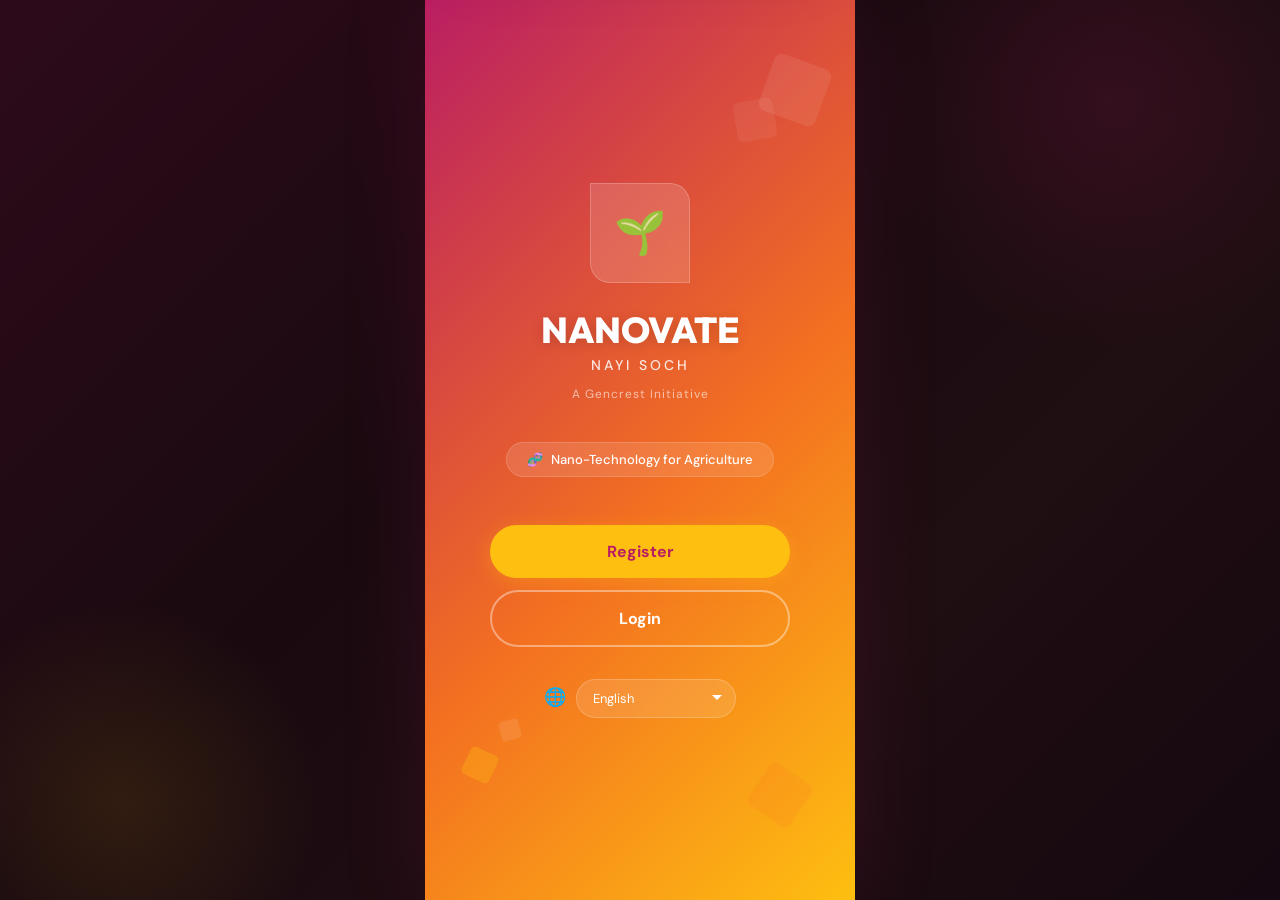
<file: index.html>
<!DOCTYPE html>
<html lang="en">
<head>
  <meta charset="UTF-8">
  <meta name="viewport" content="width=device-width, initial-scale=1.0, maximum-scale=1.0, user-scalable=no">
  <meta name="description" content="NANOVATE NAYI SOCH - QR Code based farmer engagement platform for agricultural innovation">
  <title>NANOVATE NAYI SOCH</title>
  <link rel="stylesheet" href="css/main.css?v=2">
</head>
<body>

<div class="desktop-bg"></div>

<div class="mobile-container">

  <!-- ============ TOAST ============ -->
  <div class="toast" id="toast">
    <span class="toast-icon">✅</span>
    <span class="toast-text">Success</span>
  </div>

  <!-- ============ SUCCESS OVERLAY ============ -->
  <div class="success-overlay" id="success-overlay">
    <div class="success-modal">
      <div class="success-check">✓</div>
      <h3>Bill Submitted!</h3>
      <p>Acreage covered: <strong id="success-acreage">0</strong> acres<br>
      Coupons generated: <strong id="success-coupons">0</strong></p>
      <button class="btn btn-secondary btn-block" onclick="closeSuccessOverlay()">View My Coupons</button>
    </div>
  </div>


  <!-- ============ SCREEN: SPLASH ============ -->
  <div class="screen no-pad-bottom" id="screen-splash">
    <div class="splash">
      <!-- Gencrest decorative squares -->
      <div class="splash-deco1"></div>
      <div class="splash-deco2"></div>
      <div class="splash-deco3"></div>
      <div class="splash-content">
        <div class="splash-logo">🌱</div>
        <div class="splash-brand">NANOVATE</div>
        <div class="splash-tagline">Nayi Soch</div>
        <div class="splash-sub" data-i18n="gencrest_init">A Gencrest Initiative</div>

        <div class="splash-product-badge">
          <span>🧬</span>
          <span data-i18n="nano_tech">Nano-Technology for Agriculture</span>
        </div>

        <div class="splash-buttons">
          <button class="btn btn-primary btn-lg" onclick="showScreen('screen-register')" data-i18n="register">Register</button>
          <button class="btn btn-outline btn-lg" onclick="goToLogin()" data-i18n="login">Login</button>
        </div>

        <div class="lang-selector">
          <span style="font-size:18px;margin-right:6px;">🌐</span>
          <select onchange="setLanguage(this.value)" id="lang-select">
            <option value="en">English</option>
            <option value="hi">हिन्दी</option>
            <option value="mr">मराठी</option>
            <option value="gu">ગુજરાતી</option>
            <option value="ta">தமிழ்</option>
            <option value="te">తెలుగు</option>
            <option value="kn">ಕನ್ನಡ</option>
            <option value="bn">বাংলা</option>
            <option value="pa">ਪੰਜਾਬੀ</option>
          </select>
        </div>
      </div>
    </div>
  </div>


  <!-- ============ SCREEN: REGISTRATION ============ -->
  <div class="screen no-pad-bottom" id="screen-register">
    <div class="top-bar">
      <button class="top-bar-back" onclick="showScreen('screen-splash')">←</button>
      <span class="top-bar-title">NANOVATE</span>
      <div style="width:36px"></div>
    </div>

    <div class="form-container" style="overflow-y:auto;flex:1;">
      <div class="form-header">
        <h2 data-i18n="register">Register</h2>
        <p>Create your account to start earning coupons and participate in the NAYI SOCH contest.</p>
      </div>

      <form onsubmit="handleRegistration(event)">
        <div class="form-group">
          <label data-i18n="name">Full Name <span class="required">*</span></label>
          <input type="text" class="form-input" id="reg-name" placeholder="Enter your full name" required>
        </div>

        <div class="form-group">
          <label data-i18n="mobile">Mobile Number <span class="required">*</span></label>
          <input type="tel" class="form-input" id="reg-mobile" placeholder="10-digit mobile number" maxlength="10" pattern="[0-9]{10}" required>
        </div>

        <div class="form-group">
          <label data-i18n="village">Village <span class="required">*</span></label>
          <input type="text" class="form-input" id="reg-village" placeholder="Enter village name" required>
        </div>

        <div class="form-group">
          <label data-i18n="state">State <span class="required">*</span></label>
          <select class="form-input" id="reg-state" onchange="onStateChange()" required>
            <option value="">Select State</option>
          </select>
        </div>

        <div class="form-row">
          <div class="form-group">
            <label data-i18n="district">District <span class="required">*</span></label>
            <select class="form-input" id="reg-district" onchange="onDistrictChange()" required>
              <option value="">Select District</option>
            </select>
          </div>
          <div class="form-group">
            <label data-i18n="taluka">Taluka <span class="required">*</span></label>
            <select class="form-input" id="reg-taluka" required>
              <option value="">Select Taluka</option>
            </select>
          </div>
        </div>

        <div class="form-group">
          <label data-i18n="pincode">Pin Code <span class="required">*</span></label>
          <input type="text" class="form-input" id="reg-pincode" placeholder="6-digit pin code" maxlength="6" pattern="[0-9]{6}" required>
        </div>

        <button type="submit" class="btn btn-secondary btn-block btn-lg mt-24" data-i18n="submit">
          Register →
        </button>
      </form>
    </div>
  </div>


  <!-- ============ SCREEN: OTP ============ -->
  <div class="screen no-pad-bottom" id="screen-otp">
    <div class="top-bar">
      <button class="top-bar-back" onclick="showScreen('screen-splash')">←</button>
      <span class="top-bar-title" data-i18n="verify_otp">Verify OTP</span>
      <div style="width:36px"></div>
    </div>

    <div class="otp-container">
      <div class="otp-icon">📱</div>
      <div class="otp-title" data-i18n="otp_title">OTP Verification</div>
      <div class="otp-subtitle" data-i18n="otp_sub">We've sent a code to</div>
      <div class="otp-phone" id="otp-phone-display">+91 9876543210</div>

      <div class="otp-inputs">
        <input type="text" class="otp-input" maxlength="1" oninput="handleOtpInput(event, 0)" onkeydown="handleOtpInput(event, 0)">
        <input type="text" class="otp-input" maxlength="1" oninput="handleOtpInput(event, 1)" onkeydown="handleOtpInput(event, 1)">
        <input type="text" class="otp-input" maxlength="1" oninput="handleOtpInput(event, 2)" onkeydown="handleOtpInput(event, 2)">
        <input type="text" class="otp-input" maxlength="1" oninput="handleOtpInput(event, 3)" onkeydown="handleOtpInput(event, 3)">
      </div>

      <button class="btn btn-secondary btn-block" onclick="verifyOtp()" data-i18n="verify_login">Verify & Login</button>

      <div class="otp-resend">
        <span data-i18n="resend">Didn't receive code? Resend OTP</span> <a onclick="showToast('OTP resent!', 'success')"></a>
      </div>
    </div>
  </div>


  <!-- ============ SCREEN: HOME / DASHBOARD ============ -->
  <div class="screen" id="screen-home">
    <div class="home-header">
      <div class="home-greeting" data-i18n="welcome">Welcome back 👋</div>
      <div class="home-name" id="home-user-name">Rajesh Patil</div>
      <div class="home-lang-badge" onclick="showScreen('screen-splash')">🌐 EN</div>
    </div>

    <div class="stats-row">
      <div class="stat-card">
        <div class="stat-value" id="stat-coupons">6</div>
        <div class="stat-label" data-i18n="coupons">Coupons</div>
      </div>
      <div class="stat-card">
        <div class="stat-value" id="stat-acreage">13.0</div>
        <div class="stat-label" data-i18n="acres">Acres</div>
      </div>
      <div class="stat-card">
        <div class="stat-value" id="stat-bills">4</div>
        <div class="stat-label" data-i18n="bills">Bills</div>
      </div>
    </div>

    <div class="section">
      <div class="section-label"><span class="section-label__text" data-i18n="products">Products</span> <span class="section-label__divider">//</span></div>
      <div class="section-title" data-i18n="offerings">Our Offerings, Sustainably Shaped</div>
    </div>

    <div class="product-cards">
      <div class="product-card" onclick="selectProduct('euphoria')">
        <div class="product-icon euphoria">🌿</div>
        <div class="product-info">
          <h4 data-i18n="euphoria_name">euPhoria</h4>
          <p data-i18n="euphoria_desc">Bio-stimulant for enhanced crop growth</p>
        </div>
        <div class="product-arrow">→</div>
      </div>
      <div class="product-card" onclick="selectProduct('kronoshield')">
        <div class="product-icon kronoshield">🛡️</div>
        <div class="product-info">
          <h4 data-i18n="kronoshield_name">KronoShield</h4>
          <p data-i18n="kronoshield_desc">Advanced nano crop protection</p>
        </div>
        <div class="product-arrow">→</div>
      </div>
      <div class="product-card" onclick="selectProduct('agrovita')">
        <div class="product-icon agrovita">🌾</div>
        <div class="product-info">
          <h4 data-i18n="agrovita_name">AgroVita</h4>
          <p data-i18n="agrovita_desc">Nano-nutrient soil enhancer</p>
        </div>
        <div class="product-arrow">→</div>
      </div>
    </div>

    <div class="section">
      <div class="section-label"><span class="section-label__text" data-i18n="quick_access">Quick Access</span> <span class="section-label__divider">//</span></div>
      <div class="section-title" data-i18n="quick_actions">Quick Actions</div>
    </div>

    <div class="quick-actions">
      <div class="quick-action" onclick="showScreen('screen-coupons'); renderCoupons();">
        <div class="quick-action-icon">🎟️</div>
        <div class="quick-action-label" data-i18n="my_coupons">My Coupons</div>
      </div>
      <div class="quick-action" onclick="showScreen('screen-contest'); showContestTab('info');">
        <div class="quick-action-icon">🏆</div>
        <div class="quick-action-label" data-i18n="nayi_soch">NAYI SOCH Contest</div>
      </div>
    </div>
  </div>


  <!-- ============ SCREEN: BILL ENTRY ============ -->
  <div class="screen" id="screen-bill">
    <div class="top-bar">
      <button class="top-bar-back" onclick="showScreen('screen-home')">←</button>
      <span class="top-bar-title">
        <span id="bill-product-icon">🌿</span>
        <span id="bill-product-name">euPhoria</span>
      </span>
      <div style="width:36px"></div>
    </div>

    <div class="bill-section">
      <div class="form-header">
        <h2 data-i18n="submit_bill">Submit Bill</h2>
        <p data-i18n="bill_desc">Select your SKU, enter quantity and upload your bill photo.</p>
      </div>

      <div class="section-title" style="font-size:14px;" data-i18n="select_sku">Select SKU</div>
      <div class="sku-selector" id="sku-selector">
        <!-- SKUs populated by JS -->
      </div>

      <div class="form-group">
        <label><span data-i18n="qty">Quantity Purchased</span> <span class="required">*</span></label>
        <input type="number" class="form-input" id="bill-qty" value="1" min="1" max="99" onchange="updateBillQty(this.value)" oninput="updateBillQty(this.value)">
      </div>

      <div class="acreage-display">
        <div class="acreage-label">Total Acreage Covered</div>
        <div class="acreage-value" id="acreage-value">0</div>
        <div class="acreage-label">acres</div>
        <div class="acreage-coupon-info" id="coupon-info">Select a SKU to calculate</div>
      </div>

      <div class="section-title" style="font-size:14px;" data-i18n="upload_bill">Upload Bill Photo</div>
      <div class="upload-area" id="bill-upload-area" onclick="handleBillUpload()">
        <div class="upload-icon">📸</div>
        <div class="upload-text">Tap to upload bill photo</div>
        <div class="upload-hint">Take a clear photo of your purchase bill</div>
      </div>

      <div class="section-title" style="font-size:14px;" data-i18n="upload_sku">Upload SKU Photo</div>
      <div class="upload-area" id="sku-upload-area" onclick="handleSkuUpload()">
        <div class="upload-icon">📦</div>
        <div class="upload-text">Tap to upload product photo</div>
        <div class="upload-hint">Photo of the product purchased</div>
      </div>

      <button class="btn btn-secondary btn-block btn-lg mt-24" onclick="submitBill()" data-i18n="submit_bill">
        Submit Bill →
      </button>
    </div>
  </div>


  <!-- ============ SCREEN: COUPONS ============ -->
  <div class="screen" id="screen-coupons">
    <div class="top-bar">
      <button class="top-bar-back" onclick="showScreen('screen-home')">←</button>
      <span class="top-bar-title" data-i18n="coupons">My Coupons</span>
      <div style="width:36px"></div>
    </div>

    <div class="coupons-header">
      <div class="coupons-count" id="coupons-count">6</div>
      <div class="coupons-label"><span data-i18n="total_coupons">Total Coupons</span> · <span id="coupons-active-count">4 Active</span></div>
    </div>

    <div style="padding:16px 20px 0;">
      <div style="background:rgba(186,30,98,0.06);border:1px solid rgba(186,30,98,0.12);border-radius:0 16px 0 16px;padding:12px 16px;font-size:13px;color:#BA1E62;display:flex;align-items:center;gap:8px;">
        <span>💡</span>
        <span>1 coupon is generated for every 2 acres of material purchased</span>
      </div>
    </div>

    <div class="coupon-list" id="coupon-list">
      <!-- Populated by JS -->
    </div>
  </div>


  <!-- ============ SCREEN: CONTEST ============ -->
  <div class="screen" id="screen-contest">
    <div class="top-bar">
      <button class="top-bar-back" onclick="showScreen('screen-home')">←</button>
      <span class="top-bar-title">NAYI SOCH</span>
      <div style="width:36px"></div>
    </div>

    <div class="contest-hero">
      <div class="contest-badge">
        <span>🏆</span>
        <span>NANOVATE NAYI SOCH 2026</span>
      </div>
      <h2>Agricultural Innovation Contest</h2>
      <p data-i18n="contest_desc">Showcase your farming innovation and win exciting prizes!</p>
    </div>

    <div class="tabs">
      <button class="tab active" data-tab="info" onclick="showContestTab('info')" data-i18n="about">About</button>
      <button class="tab" data-tab="form" onclick="showContestTab('form')" data-i18n="enter_contest">Enter Contest</button>
      <button class="tab" data-tab="entries" onclick="showContestTab('entries')" data-i18n="my_entries">My Entries</button>
    </div>

    <!-- Contest Info Tab -->
    <div class="contest-info-section" id="contest-info-content">
      <div class="contest-rule">
        <div class="contest-rule-num">1</div>
        <div class="contest-rule-text">
          <strong>Record a short video</strong> (up to 3 minutes) showcasing your unique agricultural innovation or farming technique.
        </div>
      </div>
      <div class="contest-rule">
        <div class="contest-rule-num">2</div>
        <div class="contest-rule-text">
          <strong>Categories:</strong> Water Conservation, Pest Management, Soil Health, Crop Innovation, Farm Mechanization, Organic Farming, Post-Harvest Technology.
        </div>
      </div>
      <div class="contest-rule">
        <div class="contest-rule-num">3</div>
        <div class="contest-rule-text">
          <strong>Selection Process:</strong> Expert panel reviews all entries. Winners announced at contest closure.
        </div>
      </div>
      <div class="contest-rule">
        <div class="contest-rule-num">4</div>
        <div class="contest-rule-text">
          <strong>Awards:</strong> 🥇 Gold — ₹50,000 | 🥈 Silver — ₹30,000 | 🥉 Bronze — ₹15,000 per category.
        </div>
      </div>
      <div class="contest-rule">
        <div class="contest-rule-num">5</div>
        <div class="contest-rule-text">
          <strong>Contest Period:</strong> July 1 — September 30, 2026. Open to all registered NANOVATE users.
        </div>
      </div>
      <div style="padding:20px 0;">
        <button class="btn btn-secondary btn-block btn-lg" onclick="showContestTab('form')">
          🎬 Enter Contest Now
        </button>
      </div>
    </div>

    <!-- Contest Form Tab -->
    <div class="contest-info-section" id="contest-form-content" style="display:none;">
      <div class="form-header">
        <h2 data-i18n="submit_entry">Submit Your Innovation</h2>
        <p data-i18n="contest_desc">Fill in the details and upload your video to participate.</p>
      </div>

      <div class="form-group">
        <label><span data-i18n="innovation_title">Innovation Title</span> <span class="required">*</span></label>
        <input type="text" class="form-input" id="contest-title" placeholder="e.g., Solar Powered Drip System">
      </div>

      <div class="form-group">
        <label><span data-i18n="category">Category</span> <span class="required">*</span></label>
        <select class="form-input" id="contest-category">
          <option value="">Select Category</option>
        </select>
      </div>

      <div class="form-group">
        <label><span data-i18n="short_desc">Short Description</span> <span class="required">*</span></label>
        <textarea class="form-input" id="contest-desc" rows="4" placeholder="Describe your innovation in 2-3 sentences..." style="resize:vertical;"></textarea>
      </div>

      <div class="section-title" style="font-size:14px;" data-i18n="upload_video">Upload Video</div>
      <div class="video-upload-area" id="video-upload-area" onclick="handleVideoUpload()">
        <div class="upload-icon">🎥</div>
        <div class="upload-text" data-i18n="upload_video">Upload Video</div>
        <div class="upload-hint">Record live or upload from device (max 100MB)</div>
      </div>

      <button class="btn btn-secondary btn-block btn-lg" onclick="submitContest()">
        Submit Entry →
      </button>
    </div>

    <!-- Contest Entries Tab -->
    <div class="contest-info-section" id="contest-entries-content" style="display:none;">
      <div id="contest-entries-list">
        <!-- Populated by JS -->
      </div>
    </div>
  </div>


  <!-- ============ SCREEN: PROFILE ============ -->
  <div class="screen no-pad-bottom" id="screen-profile">
    <div class="profile-header">
      <div class="profile-avatar">👤</div>
      <div class="profile-name" id="profile-name">Rajesh Patil</div>
      <div class="profile-phone" id="profile-phone">+91 9876543210</div>
    </div>

    <div class="profile-details">
      <div class="section-title" data-i18n="personal_details">Personal Details</div>

      <div class="profile-item">
        <span class="profile-item-label" data-i18n="village">Village</span>
        <span class="profile-item-value" id="profile-detail-village">Wadgaon</span>
      </div>
      <div class="profile-item">
        <span class="profile-item-label" data-i18n="state">State</span>
        <span class="profile-item-value" id="profile-detail-state">Maharashtra</span>
      </div>
      <div class="profile-item">
        <span class="profile-item-label" data-i18n="district">District</span>
        <span class="profile-item-value" id="profile-detail-district">Pune</span>
      </div>
      <div class="profile-item">
        <span class="profile-item-label" data-i18n="taluka">Taluka</span>
        <span class="profile-item-value" id="profile-detail-taluka">Baramati</span>
      </div>
      <div class="profile-item">
        <span class="profile-item-label" data-i18n="pincode">Pin Code</span>
        <span class="profile-item-value" id="profile-detail-pincode">413102</span>
      </div>
    </div>

    <div class="section-title px-20" data-i18n="activity">Activity</div>
    <div class="product-cards" style="padding-top:0;">
      <div class="product-card" onclick="showScreen('screen-coupons'); renderCoupons();">
        <div class="product-icon euphoria">🎟️</div>
        <div class="product-info">
          <h4 data-i18n="my_coupons">My Coupons</h4>
          <p data-i18n="my_coupons_desc">View all your earned coupons</p>
        </div>
        <div class="product-arrow">→</div>
      </div>
      <div class="product-card" onclick="showScreen('screen-contest'); showContestTab('entries');">
        <div class="product-icon agrovita">🏆</div>
        <div class="product-info">
          <h4 data-i18n="my_entries">Contest Entries</h4>
          <p data-i18n="contest_entries_desc">View your contest submissions</p>
        </div>
        <div class="product-arrow">→</div>
      </div>
    </div>

    <div class="logout-btn">
      <button class="btn btn-block" onclick="logout()" style="background:rgba(186,30,98,0.08);color:#BA1E62;font-weight:700;border-radius:9999px;" data-i18n="logout">
        Logout
      </button>
    </div>
  </div>


  <!-- ============ BOTTOM NAVIGATION ============ -->
  <div class="bottom-nav" id="bottom-nav" style="display:none;">
    <button class="nav-item active" id="nav-home" onclick="showScreen('screen-home')">
      <span class="nav-icon">🏠</span>
      <span class="nav-label" data-i18n="home">Home</span>
    </button>
    <button class="nav-item" id="nav-bills" onclick="selectProduct('euphoria')">
      <span class="nav-icon">📋</span>
      <span class="nav-label" data-i18n="bills">Bills</span>
    </button>
    <button class="nav-item" id="nav-coupons" onclick="showScreen('screen-coupons'); renderCoupons();">
      <span class="nav-icon">🎟️</span>
      <span class="nav-label" data-i18n="coupons">Coupons</span>
    </button>
    <button class="nav-item" id="nav-contest" onclick="showScreen('screen-contest'); showContestTab('info');">
      <span class="nav-icon">🏆</span>
      <span class="nav-label" data-i18n="contest">Contest</span>
    </button>
    <button class="nav-item" id="nav-profile" onclick="showScreen('screen-profile'); renderProfile();">
      <span class="nav-icon">👤</span>
      <span class="nav-label" data-i18n="profile">Profile</span>
    </button>
  </div>

</div>

<script src="js/app.js?v=2"></script>
<script>
  // Show/hide bottom nav based on screen
  const observer = new MutationObserver(() => {
    const activeScreen = document.querySelector('.screen.active');
    const nav = document.getElementById('bottom-nav');
    if (!activeScreen || !nav) return;
    const screensWithNav = ['screen-home', 'screen-coupons', 'screen-contest', 'screen-profile'];
    nav.style.display = screensWithNav.includes(activeScreen.id) ? 'flex' : 'none';
  });
  observer.observe(document.querySelector('.mobile-container'), { subtree: true, attributes: true, attributeFilter: ['class'] });
</script>

</body>
</html>
</file>
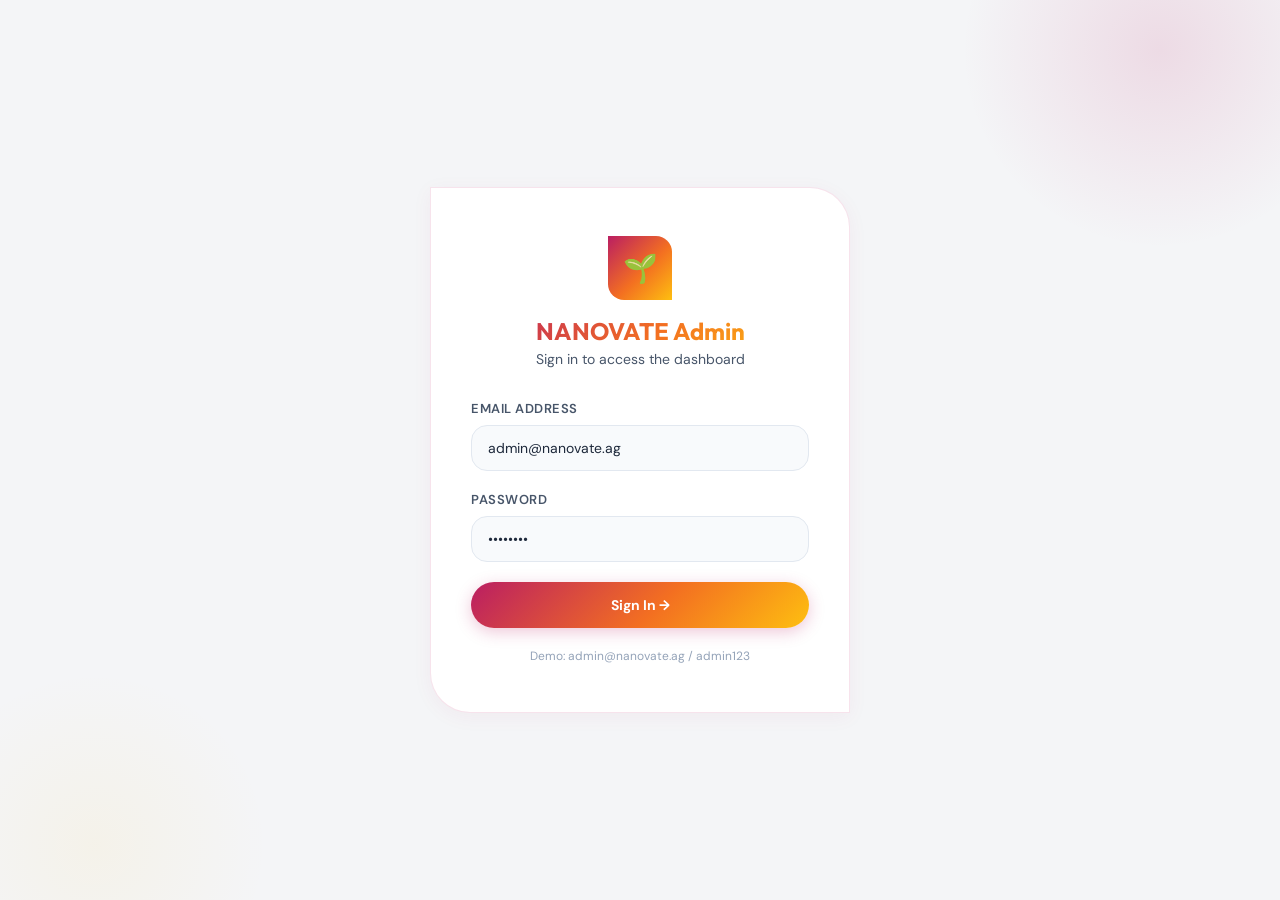
<file: admin.html>
<!DOCTYPE html>
<html lang="en">
<head>
  <meta charset="UTF-8">
  <meta name="viewport" content="width=device-width, initial-scale=1.0">
  <meta name="description" content="NANOVATE NAYI SOCH - Admin Dashboard for managing farmer engagement, coupons, and contest adjudication">
  <title>NANOVATE Admin Panel</title>
  <link rel="stylesheet" href="css/admin.css?v=2">
</head>
<body>

  <!-- ============ ADMIN LOGIN ============ -->
  <div class="admin-login-page" id="admin-login-page">
    <div class="admin-login-card">
      <div class="admin-login-logo">
        <div class="logo-icon">🌱</div>
        <h1>NANOVATE Admin</h1>
        <p>Sign in to access the dashboard</p>
      </div>

      <div class="admin-form-group">
        <label>Email Address</label>
        <input type="email" class="admin-input" id="admin-email" placeholder="admin@nanovate.ag" value="admin@nanovate.ag">
      </div>

      <div class="admin-form-group">
        <label>Password</label>
        <input type="password" class="admin-input" id="admin-password" placeholder="Enter password" value="admin123">
      </div>

      <button class="admin-btn admin-btn-primary" onclick="adminLogin()">
        Sign In →
      </button>

      <div class="login-error" id="login-error"></div>

      <p style="text-align:center;font-size:12px;color:var(--admin-text-muted);margin-top:20px;">
        Demo: admin@nanovate.ag / admin123
      </p>
    </div>
  </div>


  <!-- ============ ADMIN LAYOUT ============ -->
  <div class="admin-layout" id="admin-layout">

    <!-- Sidebar -->
    <aside class="admin-sidebar">
      <div class="sidebar-header">
        <div class="sidebar-brand">
          <div class="sidebar-logo">🌱</div>
          <div class="sidebar-brand-text">
            <h3>NANOVATE</h3>
            <span>Admin Panel</span>
          </div>
        </div>
      </div>

      <nav class="sidebar-nav">
        <div class="sidebar-section-label">Overview</div>
        <button class="sidebar-item active" data-page="dashboard" onclick="showAdminPage('dashboard')">
          <span class="sidebar-item-icon">📊</span>
          Dashboard
        </button>

        <div class="sidebar-section-label">Reports</div>
        <button class="sidebar-item" data-page="coupon-reports" onclick="showAdminPage('coupon-reports')">
          <span class="sidebar-item-icon">🎟️</span>
          Coupon Reports
        </button>
        <button class="sidebar-item" data-page="contest-reports" onclick="showAdminPage('contest-reports')">
          <span class="sidebar-item-icon">🏆</span>
          Contest Reports
        </button>

        <div class="sidebar-section-label">Management</div>
        <button class="sidebar-item" data-page="cms" onclick="showAdminPage('cms')">
          <span class="sidebar-item-icon">⚖️</span>
          Contest CMS
        </button>
        <button class="sidebar-item" data-page="settings" onclick="showAdminPage('settings')">
          <span class="sidebar-item-icon">⚙️</span>
          Admin Settings
        </button>
      </nav>

      <div class="sidebar-footer">
        <div class="sidebar-user">
          <div class="sidebar-user-avatar">VS</div>
          <div class="sidebar-user-info">
            <div class="sidebar-user-name">Vikram Sharma</div>
            <div class="sidebar-user-role">Super Admin</div>
          </div>
          <button class="admin-btn-icon" onclick="adminLogout()" title="Logout">🚪</button>
        </div>
      </div>
    </aside>

    <!-- Main Content -->
    <main class="admin-main">
      <div class="admin-topbar">
        <h1 class="admin-page-title" id="admin-page-title">Dashboard</h1>
        <div class="admin-topbar-actions">
          <span style="font-size:13px;color:var(--admin-text-muted);">Last updated: Just now</span>
        </div>
      </div>

      <!-- ===== PAGE: DASHBOARD ===== -->
      <div class="admin-page active" id="page-dashboard">
        <!-- KPI Cards -->
        <div class="kpi-grid">
          <div class="kpi-card">
            <div class="kpi-header">
              <div class="kpi-icon green">👥</div>
              <span class="kpi-trend up">↑ 12%</span>
            </div>
            <div class="kpi-value" id="kpi-registrations">7</div>
            <div class="kpi-label">Total Registrations</div>
          </div>
          <div class="kpi-card">
            <div class="kpi-header">
              <div class="kpi-icon orange">📋</div>
              <span class="kpi-trend up">↑ 8%</span>
            </div>
            <div class="kpi-value" id="kpi-bills">12</div>
            <div class="kpi-label">Total Bills Submitted</div>
          </div>
          <div class="kpi-card">
            <div class="kpi-header">
              <div class="kpi-icon blue">🎟️</div>
              <span class="kpi-trend up">↑ 15%</span>
            </div>
            <div class="kpi-value" id="kpi-coupons">20</div>
            <div class="kpi-label">Coupons Generated</div>
          </div>
          <div class="kpi-card">
            <div class="kpi-header">
              <div class="kpi-icon purple">🏆</div>
              <span class="kpi-trend up">↑ 22%</span>
            </div>
            <div class="kpi-value" id="kpi-contest">8</div>
            <div class="kpi-label">Contest Entries</div>
          </div>
          <div class="kpi-card">
            <div class="kpi-header">
              <div class="kpi-icon red">🌾</div>
              <span class="kpi-trend up">↑ 18%</span>
            </div>
            <div class="kpi-value" id="kpi-acreage">49</div>
            <div class="kpi-label">Acreage Covered</div>
          </div>
        </div>

        <!-- Charts Row -->
        <div class="charts-grid">
          <div class="chart-card">
            <div class="chart-card-header">
              <div class="chart-card-title">Registrations by State</div>
            </div>
            <div class="bar-chart" id="chart-state"></div>
          </div>

          <div class="chart-card">
            <div class="chart-card-header">
              <div class="chart-card-title">Coupons by Product</div>
            </div>
            <div class="bar-chart" id="chart-product"></div>
          </div>
        </div>

        <div class="charts-grid">
          <div class="chart-card">
            <div class="chart-card-header">
              <div class="chart-card-title">Contest by Category</div>
            </div>
            <div id="chart-category"></div>
          </div>

          <div class="chart-card">
            <div class="chart-card-header">
              <div class="chart-card-title">Contest Entry Status</div>
            </div>
            <div class="bar-chart" id="chart-contest-status"></div>
          </div>
        </div>
      </div>


      <!-- ===== PAGE: COUPON REPORTS ===== -->
      <div class="admin-page" id="page-coupon-reports">
        <div class="filters-bar">
          <select class="filter-select" id="filter-coupon-state" onchange="filterCouponReports()">
            <option value="">All States</option>
            <option value="Maharashtra">Maharashtra</option>
            <option value="Madhya Pradesh">Madhya Pradesh</option>
            <option value="Gujarat">Gujarat</option>
          </select>
          <select class="filter-select" id="filter-coupon-product" onchange="filterCouponReports()">
            <option value="">All Products</option>
            <option value="euPhoria">euPhoria</option>
            <option value="KronoShield">KronoShield</option>
            <option value="AgroVita">AgroVita</option>
          </select>
          <div class="filter-spacer"></div>
          <button class="download-btn" onclick="downloadCouponCSV()">
            📥 Download Excel
          </button>
        </div>

        <div class="data-table-wrapper">
          <table class="data-table">
            <thead>
              <tr>
                <th>Farmer</th>
                <th>Mobile</th>
                <th>State</th>
                <th>District</th>
                <th>Product</th>
                <th>SKU</th>
                <th>Qty</th>
                <th>Acreage</th>
                <th>Coupons</th>
                <th>Date</th>
                <th>Status</th>
              </tr>
            </thead>
            <tbody id="coupon-table-body">
              <!-- Populated by JS -->
            </tbody>
          </table>
          <div class="table-footer">
            <span id="coupon-table-count">Showing 12 of 12 entries</span>
            <div class="table-pagination">
              <button class="page-btn active">1</button>
              <button class="page-btn">2</button>
              <button class="page-btn">→</button>
            </div>
          </div>
        </div>
      </div>


      <!-- ===== PAGE: CONTEST REPORTS ===== -->
      <div class="admin-page" id="page-contest-reports">
        <div class="filters-bar">
          <select class="filter-select" id="filter-contest-state" onchange="filterContestReports()">
            <option value="">All States</option>
            <option value="Maharashtra">Maharashtra</option>
            <option value="Madhya Pradesh">Madhya Pradesh</option>
            <option value="Gujarat">Gujarat</option>
          </select>
          <select class="filter-select" id="filter-contest-category" onchange="filterContestReports()">
            <option value="">All Categories</option>
            <option value="Water Conservation">Water Conservation</option>
            <option value="Pest Management">Pest Management</option>
            <option value="Soil Health">Soil Health</option>
            <option value="Farm Mechanization">Farm Mechanization</option>
            <option value="Organic Farming">Organic Farming</option>
          </select>
          <select class="filter-select" id="filter-contest-status" onchange="filterContestReports()">
            <option value="">All Status</option>
            <option value="submitted">Submitted</option>
            <option value="review">Under Review</option>
            <option value="selected">Selected</option>
            <option value="winner">Winner</option>
          </select>
          <div class="filter-spacer"></div>
          <button class="download-btn" onclick="downloadContestCSV()">
            📥 Download Excel
          </button>
        </div>

        <div class="data-table-wrapper">
          <table class="data-table">
            <thead>
              <tr>
                <th>Farmer</th>
                <th>Mobile</th>
                <th>State</th>
                <th>Title</th>
                <th>Category</th>
                <th>Description</th>
                <th>Video</th>
                <th>Status</th>
                <th>Award</th>
              </tr>
            </thead>
            <tbody id="contest-table-body">
              <!-- Populated by JS -->
            </tbody>
          </table>
          <div class="table-footer">
            <span id="contest-table-count">Showing 8 of 8 entries</span>
            <div class="table-pagination">
              <button class="page-btn active">1</button>
              <button class="page-btn">→</button>
            </div>
          </div>
        </div>
      </div>


      <!-- ===== PAGE: CMS ADJUDICATION ===== -->
      <div class="admin-page" id="page-cms">
        <div class="filters-bar">
          <select class="filter-select" onchange="renderCMS()">
            <option value="">All Categories</option>
            <option value="Water Conservation">Water Conservation</option>
            <option value="Pest Management">Pest Management</option>
            <option value="Soil Health">Soil Health</option>
            <option value="Farm Mechanization">Farm Mechanization</option>
            <option value="Organic Farming">Organic Farming</option>
          </select>
          <select class="filter-select">
            <option value="">All Status</option>
            <option value="submitted">Not Reviewed</option>
            <option value="selected">Shortlisted</option>
            <option value="winner">Award Selected</option>
          </select>
          <div class="filter-spacer"></div>
          <span style="font-size:13px;color:var(--admin-text-muted);">8 entries to review</span>
        </div>

        <div class="cms-grid" id="cms-grid">
          <!-- Populated by JS -->
        </div>
      </div>


      <!-- ===== PAGE: SETTINGS ===== -->
      <div class="admin-page" id="page-settings">
        <div class="admin-ids-card">
          <div class="admin-ids-title">Admin Users (10 IDs)</div>
          <div class="admin-id-list" id="admin-id-list">
            <!-- Populated by JS -->
          </div>
        </div>

        <div class="admin-ids-card" style="margin-top:20px;">
          <div class="admin-ids-title">System Configuration</div>
          <div class="profile-item" style="border-bottom:1px solid var(--admin-border-subtle);padding:14px 0;">
            <span style="font-size:13px;color:var(--admin-text-secondary);">OTP Provider</span>
            <span style="font-size:14px;color:var(--admin-text);font-weight:600;">MSG91 (Transactional)</span>
          </div>
          <div class="profile-item" style="border-bottom:1px solid var(--admin-border-subtle);padding:14px 0;">
            <span style="font-size:13px;color:var(--admin-text-secondary);">Video Storage</span>
            <span style="font-size:14px;color:var(--admin-text);font-weight:600;">AWS S3 (Mumbai Region)</span>
          </div>
          <div class="profile-item" style="border-bottom:1px solid var(--admin-border-subtle);padding:14px 0;">
            <span style="font-size:13px;color:var(--admin-text-secondary);">Max Video Size</span>
            <span style="font-size:14px;color:var(--admin-text);font-weight:600;">100 MB</span>
          </div>
          <div class="profile-item" style="border-bottom:1px solid var(--admin-border-subtle);padding:14px 0;">
            <span style="font-size:13px;color:var(--admin-text-secondary);">Hosting</span>
            <span style="font-size:14px;color:var(--admin-text);font-weight:600;">AWS EC2 + CloudFront</span>
          </div>
          <div class="profile-item" style="border-bottom:1px solid var(--admin-border-subtle);padding:14px 0;">
            <span style="font-size:13px;color:var(--admin-text-secondary);">Domain</span>
            <span style="font-size:14px;color:var(--admin-text);font-weight:600;">www.nanovate.ag/{product}</span>
          </div>
          <div class="profile-item" style="padding:14px 0;">
            <span style="font-size:13px;color:var(--admin-text-secondary);">Coupon Logic</span>
            <span style="font-size:14px;color:var(--admin-text);font-weight:600;">1 coupon per 2 acres</span>
          </div>
        </div>

        <div class="admin-ids-card" style="margin-top:20px;">
          <div class="admin-ids-title">QR Code URLs</div>
          <div class="profile-item" style="border-bottom:1px solid var(--admin-border-subtle);padding:14px 0;">
            <span style="font-size:13px;color:var(--admin-text-secondary);">euPhoria</span>
            <span style="font-size:13px;color:#4ADE80;font-weight:500;">www.nanovate.ag/euPhoria</span>
          </div>
          <div class="profile-item" style="border-bottom:1px solid var(--admin-border-subtle);padding:14px 0;">
            <span style="font-size:13px;color:var(--admin-text-secondary);">KronoShield</span>
            <span style="font-size:13px;color:#38BDF8;font-weight:500;">www.nanovate.ag/KronoShield</span>
          </div>
          <div class="profile-item" style="padding:14px 0;">
            <span style="font-size:13px;color:var(--admin-text-secondary);">AgroVita</span>
            <span style="font-size:13px;color:#FF8C38;font-weight:500;">www.nanovate.ag/AgroVita</span>
          </div>
        </div>
      </div>

    </main>
  </div>

  <!-- Admin Toast -->
  <div class="admin-toast" id="admin-toast">
    <span class="admin-toast-icon">✅</span>
    <span class="admin-toast-text">Action completed</span>
  </div>

  <script src="js/admin.js?v=2"></script>
</body>
</html>
</file>
<file: css/main.css>
/* =============================================
   NANOVATE NAYI SOCH — Farmer App Styles
   GENCREST THEME — Pink/Orange/Yellow Gradient
   Shape Language: Opposite-corner rounding, 
   decorative squares, pill buttons
   ============================================= */

@import url('https://fonts.googleapis.com/css2?family=DM+Sans:wght@300;400;500;600;700;800;900&family=Outfit:wght@400;500;600;700;800&display=swap');

/* --- CSS Custom Properties — Gencrest Brand --- */
:root {
  --brand-pink: #BA1E62;
  --brand-pink-hover: #9E1853;
  --brand-pink-light: rgba(186, 30, 98, 0.08);
  --brand-orange: #F36F21;
  --brand-orange-light: rgba(243, 111, 33, 0.08);
  --brand-yellow: #FEBF10;
  --brand-yellow-hover: #E5AB00;
  --brand-gradient: linear-gradient(135deg, #BA1E62 0%, #F36F21 55%, #FEBF10 100%);
  --brand-gradient-reverse: linear-gradient(135deg, #FEBF10 0%, #F36F21 55%, #BA1E62 100%);
  --brand-gradient-soft: linear-gradient(135deg, rgba(186,30,98,0.12) 0%, rgba(243,111,33,0.08) 50%, rgba(254,191,16,0.06) 100%);

  --bg: #FFFFFF;
  --bg-secondary: #F7F5F2;
  --bg-tertiary: #FDF8F4;
  --surface: #FFFFFF;
  --surface-glass: rgba(255, 255, 255, 0.85);

  --text: #1A1A2E;
  --text-body: #4A4A5A;
  --text-secondary: #7A7A8A;
  --text-light: #AAAABC;
  --text-white: #FFFFFF;

  --error: #EF4444;
  --success: #10B981;
  --warning: #F59E0B;
  --info: #3B82F6;

  --shadow-sm: 0 1px 4px rgba(0,0,0,0.04);
  --shadow-md: 0 4px 20px rgba(0,0,0,0.06);
  --shadow-lg: 0 8px 40px rgba(0,0,0,0.08);
  --shadow-xl: 0 16px 56px rgba(0,0,0,0.1);
  --shadow-brand: 0 4px 20px rgba(186, 30, 98, 0.2);

  --radius-sm: 8px;
  --radius-md: 12px;
  --radius-lg: 16px;
  --radius-xl: 24px;
  --radius-pill: 9999px;
  /* Gencrest signature: opposite-corner rounding */
  --radius-gencrest: 0 40px 0 40px;
  --radius-gencrest-lg: 0 60px 0 60px;
  --radius-gencrest-sm: 0 20px 0 20px;
  --radius-gencrest-alt: 40px 0 40px 0;

  --transition: all 0.3s cubic-bezier(0.4, 0, 0.2, 1);
  --bounce: cubic-bezier(0.34, 1.56, 0.64, 1);
}

/* --- Reset & Base --- */
*, *::before, *::after {
  margin: 0;
  padding: 0;
  box-sizing: border-box;
}

html, body {
  height: 100%;
  font-family: 'DM Sans', -apple-system, BlinkMacSystemFont, sans-serif;
  background: #1A0A10;
  color: var(--text);
  -webkit-font-smoothing: antialiased;
  overflow: hidden;
}

/* --- Desktop Wrapper Background --- */
.desktop-bg {
  position: fixed;
  inset: 0;
  background: linear-gradient(135deg, #2D0A1A 0%, #1A0A10 40%, #1F0E12 70%, #150810 100%);
  z-index: 0;
  overflow: hidden;
}

.desktop-bg::before {
  content: '';
  position: absolute;
  width: 500px;
  height: 500px;
  border-radius: var(--radius-gencrest-lg);
  background: radial-gradient(circle, rgba(186, 30, 98, 0.15) 0%, transparent 70%);
  top: -150px;
  right: -80px;
  animation: floatBlob 14s ease-in-out infinite;
}

.desktop-bg::after {
  content: '';
  position: absolute;
  width: 400px;
  height: 400px;
  border-radius: var(--radius-gencrest-alt);
  background: radial-gradient(circle, rgba(254, 191, 16, 0.1) 0%, transparent 70%);
  bottom: -100px;
  left: -80px;
  animation: floatBlob 18s ease-in-out infinite reverse;
}

@keyframes floatBlob {
  0%, 100% { transform: translate(0, 0) scale(1) rotate(0deg); }
  33% { transform: translate(20px, -15px) scale(1.03) rotate(2deg); }
  66% { transform: translate(-15px, 10px) scale(0.97) rotate(-1deg); }
}

/* --- Decorative floating squares (Gencrest shape language) --- */
.deco-squares {
  position: absolute;
  pointer-events: none;
  z-index: 0;
}

.deco-sq {
  position: absolute;
  border-radius: 4px;
  transform: rotate(15deg);
}

.deco-sq.pink { background: var(--brand-pink); }
.deco-sq.orange { background: var(--brand-orange); }
.deco-sq.yellow { background: var(--brand-yellow); }
.deco-sq.pink-light { background: rgba(186,30,98,0.15); }
.deco-sq.orange-light { background: rgba(243,111,33,0.15); }
.deco-sq.yellow-light { background: rgba(254,191,16,0.2); }

/* --- Mobile Container --- */
.mobile-container {
  position: relative;
  z-index: 1;
  width: 100%;
  max-width: 430px;
  min-height: 100vh;
  height: 100vh;
  margin: 0 auto;
  background: var(--bg);
  overflow-y: auto;
  overflow-x: hidden;
  box-shadow: 0 0 80px rgba(186, 30, 98, 0.15);
}

.mobile-container::-webkit-scrollbar {
  width: 0px;
}

/* --- Screen Management --- */
.screen {
  display: none;
  min-height: 100vh;
  animation: screenFadeIn 0.4s ease-out;
  padding-bottom: 80px;
}

.screen.active {
  display: flex;
  flex-direction: column;
}

.screen.no-pad-bottom {
  padding-bottom: 0;
}

@keyframes screenFadeIn {
  from { opacity: 0; transform: translateY(12px); }
  to { opacity: 1; transform: translateY(0); }
}

@keyframes slideUp {
  from { opacity: 0; transform: translateY(30px); }
  to { opacity: 1; transform: translateY(0); }
}

@keyframes scaleIn {
  from { opacity: 0; transform: scale(0.92); }
  to { opacity: 1; transform: scale(1); }
}

@keyframes pulse {
  0%, 100% { transform: scale(1); }
  50% { transform: scale(1.04); }
}

@keyframes shimmer {
  0% { background-position: -200% 0; }
  100% { background-position: 200% 0; }
}

/* ============================
   SPLASH SCREEN
   ============================ */
.splash {
  min-height: 100vh;
  background: var(--brand-gradient);
  display: flex;
  flex-direction: column;
  align-items: center;
  justify-content: center;
  padding: 40px 24px;
  position: relative;
  overflow: hidden;
}

/* Decorative squares on splash */
.splash::before {
  content: '';
  position: absolute;
  width: 60px;
  height: 60px;
  background: rgba(255,255,255,0.08);
  border-radius: 8px;
  top: 60px;
  right: 30px;
  transform: rotate(20deg);
}

.splash::after {
  content: '';
  position: absolute;
  width: 40px;
  height: 40px;
  background: rgba(255,255,255,0.06);
  border-radius: 6px;
  top: 100px;
  right: 80px;
  transform: rotate(-10deg);
}

.splash-deco1 {
  position: absolute;
  width: 30px;
  height: 30px;
  background: rgba(254,191,16,0.3);
  border-radius: 5px;
  bottom: 120px;
  left: 40px;
  transform: rotate(25deg);
}

.splash-deco2 {
  position: absolute;
  width: 20px;
  height: 20px;
  background: rgba(255,255,255,0.1);
  border-radius: 4px;
  bottom: 160px;
  left: 75px;
  transform: rotate(-15deg);
}

.splash-deco3 {
  position: absolute;
  width: 50px;
  height: 50px;
  background: rgba(243,111,33,0.15);
  border-radius: 7px;
  bottom: 80px;
  right: 50px;
  transform: rotate(35deg);
}

.splash-content {
  position: relative;
  z-index: 2;
  text-align: center;
  width: 100%;
}

.splash-logo {
  width: 100px;
  height: 100px;
  background: rgba(255,255,255,0.15);
  backdrop-filter: blur(16px);
  border-radius: var(--radius-gencrest-sm);
  display: flex;
  align-items: center;
  justify-content: center;
  margin: 0 auto 24px;
  font-size: 42px;
  border: 1px solid rgba(255,255,255,0.2);
  animation: scaleIn 0.6s var(--bounce);
}

.splash-brand {
  font-family: 'Outfit', sans-serif;
  font-size: 36px;
  font-weight: 800;
  color: #fff;
  letter-spacing: -0.5px;
  margin-bottom: 4px;
  text-shadow: 0 2px 12px rgba(0,0,0,0.15);
}

.splash-tagline {
  font-size: 14px;
  color: rgba(255,255,255,0.85);
  font-weight: 500;
  margin-bottom: 12px;
  letter-spacing: 3px;
  text-transform: uppercase;
}

.splash-sub {
  font-size: 12px;
  color: rgba(255,255,255,0.6);
  font-weight: 400;
  margin-bottom: 40px;
  letter-spacing: 1px;
}

.splash-product-badge {
  display: inline-flex;
  align-items: center;
  gap: 8px;
  background: rgba(255,255,255,0.12);
  backdrop-filter: blur(8px);
  border: 1px solid rgba(255,255,255,0.15);
  border-radius: var(--radius-pill);
  padding: 8px 20px;
  color: #fff;
  font-size: 13px;
  font-weight: 500;
  margin-bottom: 48px;
}

.splash-buttons {
  display: flex;
  flex-direction: column;
  gap: 12px;
  width: 100%;
  max-width: 300px;
  margin: 0 auto;
}

/* --- BUTTONS --- */
.btn {
  display: inline-flex;
  align-items: center;
  justify-content: center;
  gap: 8px;
  padding: 14px 28px;
  border-radius: var(--radius-pill);
  font-family: 'DM Sans', sans-serif;
  font-size: 15px;
  font-weight: 700;
  cursor: pointer;
  border: none;
  transition: var(--transition);
  position: relative;
  overflow: hidden;
  text-decoration: none;
}

.btn::after {
  content: '';
  position: absolute;
  inset: 0;
  background: rgba(255,255,255,0);
  transition: var(--transition);
}

.btn:active::after {
  background: rgba(255,255,255,0.12);
}

.btn-primary {
  background: var(--brand-yellow);
  color: var(--brand-pink);
  box-shadow: 0 4px 20px rgba(254, 191, 16, 0.3);
}

.btn-primary:hover {
  transform: translateY(-2px);
  box-shadow: 0 6px 28px rgba(254, 191, 16, 0.4);
  background: var(--brand-yellow-hover);
}

.btn-outline {
  background: transparent;
  color: #fff;
  border: 2px solid rgba(255,255,255,0.4);
}

.btn-outline:hover {
  border-color: #fff;
  background: rgba(255,255,255,0.1);
}

.btn-secondary {
  background: var(--brand-gradient);
  color: #fff;
  box-shadow: var(--shadow-brand);
}

.btn-secondary:hover {
  transform: translateY(-2px);
  box-shadow: 0 6px 24px rgba(186, 30, 98, 0.3);
}

.btn-success {
  background: linear-gradient(135deg, #10B981 0%, #059669 100%);
  color: #fff;
}

.btn-pink {
  background: var(--brand-pink);
  color: #fff;
  box-shadow: var(--shadow-brand);
}

.btn-pink:hover {
  background: var(--brand-pink-hover);
  transform: translateY(-2px);
}

.btn-block { width: 100%; }
.btn-sm { padding: 10px 18px; font-size: 13px; }
.btn-lg { padding: 16px 32px; font-size: 16px; }

.btn:disabled {
  opacity: 0.5;
  cursor: not-allowed;
  transform: none !important;
}

/* Language Selector */
.lang-selector {
  position: relative;
  z-index: 2;
  margin-top: 32px;
}

.lang-selector select {
  background: rgba(255,255,255,0.12);
  border: 1px solid rgba(255,255,255,0.2);
  color: #fff;
  padding: 10px 32px 10px 16px;
  border-radius: var(--radius-pill);
  font-family: 'DM Sans', sans-serif;
  font-size: 13px;
  appearance: none;
  cursor: pointer;
  outline: none;
  min-width: 160px;
  backdrop-filter: blur(8px);
  background-image: url("data:image/svg+xml,%3Csvg xmlns='http://www.w3.org/2000/svg' width='12' height='12' viewBox='0 0 12 12'%3E%3Cpath d='M6 8L1 3h10L6 8z' fill='white'/%3E%3C/svg%3E");
  background-repeat: no-repeat;
  background-position: right 12px center;
}

.lang-selector select option {
  background: #fff;
  color: #333;
}

/* ============================
   SECTION LABEL (Gencrest "ABOUT US //" style)
   ============================ */
.section-label {
  display: flex;
  align-items: center;
  gap: 8px;
  margin-bottom: 8px;
}

.section-label__text {
  font-family: 'DM Sans', sans-serif;
  font-size: 12px;
  font-weight: 700;
  color: var(--brand-pink);
  text-transform: uppercase;
  letter-spacing: 1.5px;
}

.section-label__divider {
  font-size: 14px;
  font-weight: 700;
  color: var(--brand-orange);
}

/* ============================
   TOP BAR / HEADER
   ============================ */
.top-bar {
  display: flex;
  align-items: center;
  justify-content: space-between;
  padding: 16px 20px;
  background: var(--surface);
  border-bottom: 1px solid rgba(0,0,0,0.04);
  position: sticky;
  top: 0;
  z-index: 100;
}

.top-bar-title {
  font-family: 'Outfit', sans-serif;
  font-size: 18px;
  font-weight: 700;
  background: var(--brand-gradient);
  -webkit-background-clip: text;
  -webkit-text-fill-color: transparent;
  background-clip: text;
}

.top-bar-back {
  width: 36px;
  height: 36px;
  border-radius: var(--radius-sm);
  border: none;
  background: var(--bg-secondary);
  cursor: pointer;
  display: flex;
  align-items: center;
  justify-content: center;
  font-size: 18px;
  transition: var(--transition);
}

.top-bar-back:hover {
  background: #e5e7eb;
}

/* ============================
   FORMS
   ============================ */
.form-container {
  padding: 24px 20px;
  flex: 1;
}

.form-header {
  margin-bottom: 28px;
}

.form-header h2 {
  font-family: 'Outfit', sans-serif;
  font-size: 24px;
  font-weight: 700;
  color: var(--text);
  margin-bottom: 6px;
}

.form-header p {
  font-size: 14px;
  color: var(--text-body);
  line-height: 1.5;
}

.form-group {
  margin-bottom: 18px;
}

.form-group label {
  display: block;
  font-size: 13px;
  font-weight: 600;
  color: var(--text);
  margin-bottom: 6px;
}

.form-group label .required {
  color: var(--brand-pink);
}

.form-input {
  width: 100%;
  padding: 13px 16px;
  border: 1.5px solid #E5E7EB;
  border-radius: var(--radius-md);
  font-family: 'DM Sans', sans-serif;
  font-size: 14px;
  color: var(--text);
  background: var(--surface);
  transition: var(--transition);
  outline: none;
}

.form-input:focus {
  border-color: var(--brand-pink);
  box-shadow: 0 0 0 3px rgba(186, 30, 98, 0.08);
}

.form-input::placeholder {
  color: var(--text-light);
}

select.form-input {
  appearance: none;
  background-image: url("data:image/svg+xml,%3Csvg xmlns='http://www.w3.org/2000/svg' width='12' height='12' viewBox='0 0 12 12'%3E%3Cpath d='M6 8L1 3h10L6 8z' fill='%23BA1E62'/%3E%3C/svg%3E");
  background-repeat: no-repeat;
  background-position: right 14px center;
  padding-right: 36px;
  cursor: pointer;
}

.form-row {
  display: grid;
  grid-template-columns: 1fr 1fr;
  gap: 12px;
}

/* ============================
   OTP SCREEN
   ============================ */
.otp-container {
  padding: 40px 24px;
  text-align: center;
  flex: 1;
  display: flex;
  flex-direction: column;
  align-items: center;
  justify-content: center;
}

.otp-icon {
  width: 80px;
  height: 80px;
  background: var(--brand-gradient-soft);
  border-radius: var(--radius-gencrest-sm);
  display: flex;
  align-items: center;
  justify-content: center;
  font-size: 36px;
  margin: 0 auto 24px;
  animation: pulse 2s ease-in-out infinite;
}

.otp-title {
  font-family: 'Outfit', sans-serif;
  font-size: 22px;
  font-weight: 700;
  margin-bottom: 8px;
}

.otp-subtitle {
  font-size: 14px;
  color: var(--text-secondary);
  margin-bottom: 8px;
}

.otp-phone {
  font-size: 16px;
  font-weight: 700;
  background: var(--brand-gradient);
  -webkit-background-clip: text;
  -webkit-text-fill-color: transparent;
  background-clip: text;
  margin-bottom: 32px;
}

.otp-inputs {
  display: flex;
  gap: 12px;
  justify-content: center;
  margin-bottom: 28px;
}

.otp-input {
  width: 56px;
  height: 60px;
  border: 2px solid #E5E7EB;
  border-radius: var(--radius-md);
  text-align: center;
  font-family: 'Outfit', sans-serif;
  font-size: 24px;
  font-weight: 700;
  color: var(--text);
  outline: none;
  transition: var(--transition);
}

.otp-input:focus {
  border-color: var(--brand-pink);
  box-shadow: 0 0 0 3px rgba(186, 30, 98, 0.08);
}

.otp-resend {
  font-size: 13px;
  color: var(--text-secondary);
  margin-top: 16px;
}

.otp-resend a {
  color: var(--brand-pink);
  font-weight: 600;
  text-decoration: none;
  cursor: pointer;
}

/* ============================
   HOME / DASHBOARD
   ============================ */
.home-header {
  background: var(--brand-gradient);
  padding: 24px 20px 48px;
  position: relative;
  overflow: hidden;
}

/* Gencrest decorative squares in header */
.home-header::before {
  content: '';
  position: absolute;
  width: 45px;
  height: 45px;
  background: rgba(255,255,255,0.08);
  border-radius: 6px;
  top: 20px;
  right: 60px;
  transform: rotate(20deg);
}

.home-header::after {
  content: '';
  position: absolute;
  bottom: -20px;
  left: 0;
  right: 0;
  height: 40px;
  background: var(--bg);
  border-radius: 24px 24px 0 0;
}

.home-greeting {
  color: rgba(255,255,255,0.85);
  font-size: 13px;
  font-weight: 400;
  margin-bottom: 4px;
}

.home-name {
  color: #fff;
  font-family: 'Outfit', sans-serif;
  font-size: 22px;
  font-weight: 700;
}

.home-lang-badge {
  position: absolute;
  top: 20px;
  right: 20px;
  background: rgba(255,255,255,0.15);
  backdrop-filter: blur(8px);
  border: 1px solid rgba(255,255,255,0.2);
  border-radius: var(--radius-pill);
  padding: 6px 14px;
  color: #fff;
  font-size: 12px;
  font-weight: 500;
  cursor: pointer;
}

/* Stats Row */
.stats-row {
  display: grid;
  grid-template-columns: repeat(3, 1fr);
  gap: 10px;
  padding: 0 20px;
  margin-top: -28px;
  position: relative;
  z-index: 2;
}

.stat-card {
  background: var(--surface);
  border-radius: var(--radius-md);
  padding: 16px 12px;
  text-align: center;
  box-shadow: var(--shadow-md);
  animation: slideUp 0.5s ease-out;
  border: 1px solid rgba(0,0,0,0.03);
}

.stat-card:nth-child(2) { animation-delay: 0.1s; }
.stat-card:nth-child(3) { animation-delay: 0.2s; }

.stat-value {
  font-family: 'Outfit', sans-serif;
  font-size: 26px;
  font-weight: 800;
  background: var(--brand-gradient);
  -webkit-background-clip: text;
  -webkit-text-fill-color: transparent;
  background-clip: text;
  line-height: 1;
  margin-bottom: 4px;
}

.stat-label {
  font-size: 11px;
  color: var(--text-secondary);
  font-weight: 600;
  text-transform: uppercase;
  letter-spacing: 0.5px;
}

/* Section */
.section {
  padding: 24px 20px 8px;
}

.section-title {
  font-family: 'Outfit', sans-serif;
  font-size: 18px;
  font-weight: 700;
  color: var(--text);
  margin-bottom: 16px;
}

/* Product Cards */
.product-cards {
  display: flex;
  flex-direction: column;
  gap: 12px;
  padding: 0 20px 20px;
}

.product-card {
  background: var(--surface);
  border-radius: var(--radius-lg);
  padding: 18px;
  display: flex;
  align-items: center;
  gap: 16px;
  box-shadow: var(--shadow-sm);
  transition: var(--transition);
  cursor: pointer;
  border: 1px solid rgba(0,0,0,0.04);
}

.product-card:hover {
  transform: translateY(-2px);
  box-shadow: var(--shadow-md);
  border-color: rgba(186, 30, 98, 0.1);
}

.product-card:active {
  transform: scale(0.98);
}

.product-icon {
  width: 52px;
  height: 52px;
  border-radius: var(--radius-gencrest-sm);
  display: flex;
  align-items: center;
  justify-content: center;
  font-size: 24px;
  flex-shrink: 0;
}

.product-icon.euphoria {
  background: linear-gradient(135deg, rgba(186,30,98,0.1), rgba(186,30,98,0.15));
}
.product-icon.kronoshield {
  background: linear-gradient(135deg, rgba(243,111,33,0.1), rgba(243,111,33,0.15));
}
.product-icon.agrovita {
  background: linear-gradient(135deg, rgba(254,191,16,0.12), rgba(254,191,16,0.2));
}

.product-info h4 {
  font-family: 'Outfit', sans-serif;
  font-size: 16px;
  font-weight: 700;
  color: var(--text);
  margin-bottom: 2px;
}

.product-info p {
  font-size: 12px;
  color: var(--text-secondary);
}

.product-arrow {
  margin-left: auto;
  color: var(--brand-pink);
  font-size: 18px;
  font-weight: 700;
}

/* Quick Actions */
.quick-actions {
  display: grid;
  grid-template-columns: 1fr 1fr;
  gap: 12px;
  padding: 0 20px 20px;
}

.quick-action {
  background: var(--surface);
  border-radius: var(--radius-md);
  padding: 20px 16px;
  text-align: center;
  cursor: pointer;
  transition: var(--transition);
  border: 1px solid rgba(0,0,0,0.04);
  box-shadow: var(--shadow-sm);
}

.quick-action:hover {
  transform: translateY(-2px);
  box-shadow: var(--shadow-md);
  border-color: rgba(186, 30, 98, 0.1);
}

.quick-action-icon { font-size: 28px; margin-bottom: 8px; }
.quick-action-label { font-size: 13px; font-weight: 600; color: var(--text); }

/* ============================
   BOTTOM NAVIGATION
   ============================ */
.bottom-nav {
  position: fixed;
  bottom: 0;
  left: 50%;
  transform: translateX(-50%);
  width: 100%;
  max-width: 430px;
  background: var(--surface);
  border-top: 1px solid rgba(0,0,0,0.05);
  display: flex;
  justify-content: space-around;
  padding: 8px 0 calc(8px + env(safe-area-inset-bottom));
  z-index: 1000;
  box-shadow: 0 -4px 16px rgba(0,0,0,0.03);
}

.nav-item {
  display: flex;
  flex-direction: column;
  align-items: center;
  gap: 4px;
  cursor: pointer;
  padding: 6px 12px;
  border-radius: var(--radius-sm);
  transition: var(--transition);
  background: none;
  border: none;
  font-family: 'DM Sans', sans-serif;
}

.nav-item:hover {
  background: rgba(186, 30, 98, 0.04);
}

.nav-icon {
  font-size: 22px;
  line-height: 1;
  opacity: 0.45;
  transition: var(--transition);
}

.nav-label {
  font-size: 10px;
  font-weight: 600;
  color: var(--text-secondary);
  transition: var(--transition);
}

.nav-item.active .nav-icon { opacity: 1; }
.nav-item.active .nav-label { color: var(--brand-pink); font-weight: 700; }

.nav-item.active::before {
  content: '';
  position: absolute;
  top: -8px;
  left: 50%;
  transform: translateX(-50%);
  width: 24px;
  height: 3px;
  border-radius: 2px;
  background: var(--brand-gradient);
}

.nav-item.active { position: relative; }

/* ============================
   BILL ENTRY
   ============================ */
.bill-section { padding: 20px; }

.sku-selector {
  display: flex;
  flex-direction: column;
  gap: 10px;
  margin-bottom: 20px;
}

.sku-option {
  display: flex;
  align-items: center;
  gap: 12px;
  padding: 14px 16px;
  background: var(--surface);
  border: 2px solid #E5E7EB;
  border-radius: var(--radius-md);
  cursor: pointer;
  transition: var(--transition);
}

.sku-option.selected {
  border-color: var(--brand-pink);
  background: var(--brand-pink-light);
}

.sku-option:hover { border-color: var(--brand-orange); }

.sku-radio {
  width: 20px;
  height: 20px;
  border-radius: 50%;
  border: 2px solid #D1D5DB;
  display: flex;
  align-items: center;
  justify-content: center;
  flex-shrink: 0;
  transition: var(--transition);
}

.sku-option.selected .sku-radio {
  border-color: var(--brand-pink);
}

.sku-option.selected .sku-radio::after {
  content: '';
  width: 10px;
  height: 10px;
  border-radius: 50%;
  background: var(--brand-pink);
}

.sku-name { font-weight: 600; font-size: 14px; color: var(--text); }
.sku-detail { font-size: 12px; color: var(--text-secondary); }

.acreage-display {
  background: var(--brand-gradient-soft);
  border: 1px solid rgba(186, 30, 98, 0.12);
  border-radius: var(--radius-gencrest-sm);
  padding: 18px;
  text-align: center;
  margin: 16px 0;
}

.acreage-value {
  font-family: 'Outfit', sans-serif;
  font-size: 32px;
  font-weight: 800;
  background: var(--brand-gradient);
  -webkit-background-clip: text;
  -webkit-text-fill-color: transparent;
  background-clip: text;
}

.acreage-label {
  font-size: 13px;
  color: var(--text-secondary);
  font-weight: 500;
  margin-top: 2px;
}

.acreage-coupon-info {
  font-size: 12px;
  color: var(--brand-orange);
  font-weight: 600;
  margin-top: 8px;
}

/* Upload Area */
.upload-area {
  border: 2px dashed #D1D5DB;
  border-radius: var(--radius-gencrest-sm);
  padding: 28px 20px;
  text-align: center;
  cursor: pointer;
  transition: var(--transition);
  background: rgba(0,0,0,0.01);
  margin-bottom: 16px;
}

.upload-area:hover {
  border-color: var(--brand-pink);
  background: var(--brand-pink-light);
}

.upload-area.has-file {
  border-color: var(--success);
  border-style: solid;
  background: rgba(16, 185, 129, 0.05);
}

.upload-icon { font-size: 32px; margin-bottom: 8px; }
.upload-text { font-size: 14px; font-weight: 600; color: var(--text); margin-bottom: 4px; }
.upload-hint { font-size: 12px; color: var(--text-light); }

/* ============================
   COUPONS
   ============================ */
.coupons-header {
  background: var(--brand-gradient);
  padding: 24px 20px;
  text-align: center;
  color: #fff;
  position: relative;
  overflow: hidden;
}

/* Decorative squares in coupons header */
.coupons-header::before {
  content: '';
  position: absolute;
  width: 35px;
  height: 35px;
  background: rgba(255,255,255,0.08);
  border-radius: 5px;
  top: 10px;
  left: 30px;
  transform: rotate(15deg);
}

.coupons-header::after {
  content: '';
  position: absolute;
  width: 25px;
  height: 25px;
  background: rgba(254,191,16,0.2);
  border-radius: 4px;
  bottom: 15px;
  right: 40px;
  transform: rotate(-20deg);
}

.coupons-count {
  font-family: 'Outfit', sans-serif;
  font-size: 42px;
  font-weight: 800;
  line-height: 1;
}

.coupons-label {
  font-size: 13px;
  font-weight: 500;
  opacity: 0.9;
  margin-top: 4px;
}

.coupon-list {
  padding: 20px;
  display: flex;
  flex-direction: column;
  gap: 12px;
}

.coupon-card {
  background: var(--surface);
  border-radius: var(--radius-lg);
  overflow: hidden;
  box-shadow: var(--shadow-sm);
  border: 1px solid rgba(0,0,0,0.04);
  display: flex;
}

.coupon-left {
  flex: 1;
  padding: 16px;
}

.coupon-code {
  font-family: 'Outfit', monospace;
  font-size: 16px;
  font-weight: 700;
  background: var(--brand-gradient);
  -webkit-background-clip: text;
  -webkit-text-fill-color: transparent;
  background-clip: text;
  letter-spacing: 1px;
  margin-bottom: 6px;
}

.coupon-product { font-size: 12px; font-weight: 600; color: var(--text); margin-bottom: 2px; }
.coupon-details { font-size: 11px; color: var(--text-secondary); }

.coupon-right {
  width: 90px;
  display: flex;
  flex-direction: column;
  align-items: center;
  justify-content: center;
  position: relative;
  padding: 12px;
}

.coupon-right::before {
  content: '';
  position: absolute;
  left: 0;
  top: 10px;
  bottom: 10px;
  border-left: 2px dashed #E5E7EB;
}

.coupon-acreage {
  font-family: 'Outfit', sans-serif;
  font-size: 22px;
  font-weight: 800;
  color: var(--brand-orange);
}

.coupon-acreage-label {
  font-size: 10px;
  color: var(--text-secondary);
  text-transform: uppercase;
  font-weight: 600;
}

.coupon-status {
  display: inline-flex;
  padding: 3px 10px;
  border-radius: var(--radius-pill);
  font-size: 10px;
  font-weight: 700;
  text-transform: uppercase;
  letter-spacing: 0.5px;
  margin-top: 6px;
}

.coupon-status.active {
  background: rgba(16, 185, 129, 0.1);
  color: #059669;
}

.coupon-status.redeemed {
  background: rgba(107, 114, 128, 0.1);
  color: #6B7280;
}

/* ============================
   CONTEST
   ============================ */
.contest-hero {
  background: var(--brand-gradient);
  padding: 32px 20px;
  text-align: center;
  color: #fff;
  position: relative;
  overflow: hidden;
}

.contest-hero::before {
  content: '🏆';
  position: absolute;
  font-size: 120px;
  opacity: 0.06;
  top: -10px;
  right: -10px;
}

.contest-badge {
  display: inline-flex;
  align-items: center;
  gap: 6px;
  background: rgba(255,255,255,0.15);
  backdrop-filter: blur(8px);
  border: 1px solid rgba(255,255,255,0.2);
  border-radius: var(--radius-pill);
  padding: 6px 16px;
  font-size: 11px;
  font-weight: 600;
  text-transform: uppercase;
  letter-spacing: 1px;
  margin-bottom: 16px;
}

.contest-hero h2 {
  font-family: 'Outfit', sans-serif;
  font-size: 26px;
  font-weight: 800;
  margin-bottom: 8px;
}

.contest-hero p { font-size: 14px; opacity: 0.85; line-height: 1.5; }

.contest-info-section { padding: 20px; }

.contest-rule {
  display: flex;
  gap: 14px;
  padding: 16px 0;
  border-bottom: 1px solid rgba(0,0,0,0.06);
}

.contest-rule:last-child { border-bottom: none; }

.contest-rule-num {
  width: 32px;
  height: 32px;
  border-radius: var(--radius-gencrest-sm);
  background: var(--brand-gradient);
  color: #fff;
  display: flex;
  align-items: center;
  justify-content: center;
  font-size: 14px;
  font-weight: 700;
  flex-shrink: 0;
}

.contest-rule-text {
  font-size: 14px;
  color: var(--text-body);
  line-height: 1.5;
}

.contest-rule-text strong { color: var(--brand-pink); }

/* Contest Entry Cards */
.entry-card {
  background: var(--surface);
  border-radius: var(--radius-lg);
  overflow: hidden;
  box-shadow: var(--shadow-sm);
  border: 1px solid rgba(0,0,0,0.04);
  margin-bottom: 12px;
}

.entry-card-header {
  padding: 16px;
  display: flex;
  align-items: center;
  gap: 12px;
}

.entry-thumbnail {
  width: 56px;
  height: 56px;
  border-radius: var(--radius-gencrest-sm);
  background: var(--brand-gradient-soft);
  display: flex;
  align-items: center;
  justify-content: center;
  font-size: 24px;
  flex-shrink: 0;
}

.entry-info h4 { font-size: 15px; font-weight: 700; color: var(--text); margin-bottom: 2px; }
.entry-info p { font-size: 12px; color: var(--text-secondary); }

.entry-status {
  margin-left: auto;
  padding: 4px 12px;
  border-radius: var(--radius-pill);
  font-size: 11px;
  font-weight: 700;
  text-transform: uppercase;
  letter-spacing: 0.5px;
}

.entry-status.submitted { background: rgba(59,130,246,0.1); color: #3B82F6; }
.entry-status.review { background: rgba(243,111,33,0.1); color: var(--brand-orange); }
.entry-status.selected { background: rgba(16,185,129,0.1); color: #059669; }
.entry-status.winner { background: var(--brand-gradient-soft); color: var(--brand-pink); }

/* Video Upload */
.video-upload-area {
  border: 2px dashed #D1D5DB;
  border-radius: var(--radius-gencrest-sm);
  padding: 32px 20px;
  text-align: center;
  cursor: pointer;
  transition: var(--transition);
  margin-bottom: 16px;
}

.video-upload-area:hover { border-color: var(--brand-pink); }

.video-upload-area.uploaded {
  border-color: var(--success);
  border-style: solid;
  background: #000;
  padding: 0;
  height: 200px;
}

.video-preview {
  width: 100%;
  height: 100%;
  display: flex;
  align-items: center;
  justify-content: center;
  color: #fff;
  font-size: 48px;
}

/* Tabs */
.tabs {
  display: flex;
  background: var(--surface);
  border-bottom: 1px solid rgba(0,0,0,0.06);
  padding: 0 20px;
}

.tab {
  flex: 1;
  padding: 14px 0;
  text-align: center;
  font-size: 13px;
  font-weight: 600;
  color: var(--text-secondary);
  cursor: pointer;
  border: none;
  background: none;
  position: relative;
  transition: var(--transition);
  font-family: 'DM Sans', sans-serif;
}

.tab.active { color: var(--brand-pink); }

.tab.active::after {
  content: '';
  position: absolute;
  bottom: 0;
  left: 20%;
  right: 20%;
  height: 3px;
  background: var(--brand-gradient);
  border-radius: 3px 3px 0 0;
}

/* ============================
   PROFILE
   ============================ */
.profile-header {
  background: var(--brand-gradient);
  padding: 32px 20px;
  text-align: center;
  color: #fff;
  position: relative;
  overflow: hidden;
}

/* Decorative squares in profile */
.profile-header::before {
  content: '';
  position: absolute;
  width: 40px;
  height: 40px;
  background: rgba(255,255,255,0.06);
  border-radius: 6px;
  top: 15px;
  left: 25px;
  transform: rotate(20deg);
}

.profile-header::after {
  content: '';
  position: absolute;
  width: 30px;
  height: 30px;
  background: rgba(254,191,16,0.15);
  border-radius: 5px;
  top: 40px;
  right: 30px;
  transform: rotate(-12deg);
}

.profile-avatar {
  width: 80px;
  height: 80px;
  border-radius: var(--radius-gencrest-sm);
  background: rgba(255,255,255,0.2);
  backdrop-filter: blur(8px);
  border: 3px solid rgba(255,255,255,0.3);
  display: flex;
  align-items: center;
  justify-content: center;
  font-size: 32px;
  margin: 0 auto 12px;
}

.profile-name {
  font-family: 'Outfit', sans-serif;
  font-size: 22px;
  font-weight: 700;
}

.profile-phone {
  font-size: 14px;
  opacity: 0.8;
  margin-top: 4px;
}

.profile-details { padding: 20px; }

.profile-item {
  display: flex;
  justify-content: space-between;
  align-items: center;
  padding: 14px 0;
  border-bottom: 1px solid rgba(0,0,0,0.06);
}

.profile-item:last-child { border-bottom: none; }
.profile-item-label { font-size: 13px; color: var(--text-secondary); font-weight: 500; }
.profile-item-value { font-size: 14px; color: var(--text); font-weight: 600; text-align: right; }

.logout-btn { margin: 20px; }

/* ============================
   TOAST
   ============================ */
.toast {
  position: fixed;
  top: 24px;
  left: 50%;
  transform: translateX(-50%) translateY(-120px);
  max-width: 390px;
  width: calc(100% - 40px);
  padding: 16px 20px;
  border-radius: var(--radius-pill);
  display: flex;
  align-items: center;
  gap: 12px;
  z-index: 9999;
  transition: transform 0.4s var(--bounce);
  box-shadow: var(--shadow-xl);
}

.toast.show { transform: translateX(-50%) translateY(0); }
.toast.success { background: #059669; color: #fff; }
.toast.error { background: var(--error); color: #fff; }
.toast.info { background: var(--brand-pink); color: #fff; }

.toast-icon { font-size: 20px; flex-shrink: 0; }
.toast-text { font-size: 14px; font-weight: 500; }

/* ============================
   SUCCESS OVERLAY
   ============================ */
.success-overlay {
  position: fixed;
  inset: 0;
  background: rgba(0,0,0,0.5);
  display: none;
  align-items: center;
  justify-content: center;
  z-index: 9999;
  backdrop-filter: blur(4px);
}

.success-overlay.show { display: flex; }

.success-modal {
  background: var(--surface);
  border-radius: var(--radius-gencrest);
  padding: 40px 32px;
  text-align: center;
  max-width: 320px;
  width: 90%;
  animation: scaleIn 0.4s var(--bounce);
}

.success-check {
  width: 72px;
  height: 72px;
  border-radius: var(--radius-gencrest-sm);
  background: var(--brand-gradient);
  display: flex;
  align-items: center;
  justify-content: center;
  margin: 0 auto 20px;
  font-size: 36px;
  color: #fff;
}

.success-modal h3 {
  font-family: 'Outfit', sans-serif;
  font-size: 22px;
  font-weight: 700;
  margin-bottom: 8px;
}

.success-modal p {
  font-size: 14px;
  color: var(--text-body);
  line-height: 1.5;
  margin-bottom: 24px;
}

/* ============================
   MISC UTILITIES
   ============================ */
.empty-state { padding: 48px 24px; text-align: center; }
.empty-state-icon { font-size: 48px; margin-bottom: 16px; opacity: 0.6; }
.empty-state h3 { font-family: 'Outfit', sans-serif; font-size: 18px; font-weight: 700; margin-bottom: 8px; }
.empty-state p { font-size: 13px; color: var(--text-secondary); line-height: 1.5; }

.text-center { text-align: center; }
.mt-8 { margin-top: 8px; }
.mt-16 { margin-top: 16px; }
.mt-24 { margin-top: 24px; }
.mb-8 { margin-bottom: 8px; }
.mb-16 { margin-bottom: 16px; }
.mb-24 { margin-bottom: 24px; }
.px-20 { padding-left: 20px; padding-right: 20px; }

.badge {
  display: inline-flex;
  padding: 3px 10px;
  border-radius: var(--radius-pill);
  font-size: 11px;
  font-weight: 700;
  text-transform: uppercase;
  letter-spacing: 0.5px;
}

.badge-green { background: rgba(16,185,129,0.1); color: #059669; }
.badge-orange { background: rgba(243,111,33,0.1); color: var(--brand-orange); }
.badge-blue { background: rgba(59,130,246,0.1); color: #3B82F6; }

/* Gradient text utility */
.gradient-text {
  background: var(--brand-gradient);
  -webkit-background-clip: text;
  -webkit-text-fill-color: transparent;
  background-clip: text;
}

.skeleton {
  background: linear-gradient(90deg, #f0f0f0 25%, #e0e0e0 50%, #f0f0f0 75%);
  background-size: 200% 100%;
  animation: shimmer 1.5s infinite;
  border-radius: var(--radius-sm);
}
</file>
<file: css/admin.css>
/* =============================================
   NANOVATE NAYI SOCH — Admin Panel Styles
   GENCREST THEME — Pink/Orange/Yellow Gradient
   Light Mode Premium Corporate
   ============================================= */

@import url('https://fonts.googleapis.com/css2?family=DM+Sans:wght@300;400;500;600;700;800&family=Outfit:wght@400;500;600;700;800&display=swap');

:root {
  --admin-bg: #F4F5F7;
  --admin-surface: #FFFFFF;
  --admin-surface-2: #F8FAFC;
  --admin-surface-3: #F1F5F9;
  --admin-border: rgba(186, 30, 98, 0.12);
  --admin-border-subtle: #E2E8F0;
  --admin-text: #1E293B;
  --admin-text-secondary: #475569;
  --admin-text-muted: #94A3B8;
  --brand-pink: #BA1E62;
  --brand-pink-hover: #D42570;
  --brand-orange: #F36F21;
  --brand-yellow: #FEBF10;
  --brand-gradient: linear-gradient(135deg, #BA1E62 0%, #F36F21 55%, #FEBF10 100%);
  --admin-error: #EF4444;
  --admin-success: #10B981;
  --admin-warning: #F59E0B;
  --admin-accent: #F36F21;
  --admin-shadow: 0 4px 20px rgba(186, 30, 98, 0.05);
  --admin-radius: 16px;
  --radius-gencrest: 0 40px 0 40px;
  --radius-gencrest-sm: 0 16px 0 16px;
  --radius-gencrest-alt: 40px 0 40px 0;
  --radius-pill: 9999px;
  --transition: all 0.3s cubic-bezier(0.4, 0, 0.2, 1);
}

*, *::before, *::after { margin: 0; padding: 0; box-sizing: border-box; }

html, body {
  height: 100%;
  font-family: 'DM Sans', -apple-system, BlinkMacSystemFont, sans-serif;
  background: var(--admin-bg);
  color: var(--admin-text);
  -webkit-font-smoothing: antialiased;
}

/* ============================
   ADMIN LOGIN
   ============================ */
.admin-login-page {
  display: none;
  min-height: 100vh;
  align-items: center;
  justify-content: center;
  background: var(--admin-bg);
  position: relative;
  overflow: hidden;
}

.admin-login-page.active { display: flex; }

.admin-login-page::before {
  content: '';
  position: absolute;
  width: 400px;
  height: 400px;
  border-radius: var(--radius-gencrest);
  background: radial-gradient(circle, rgba(186, 30, 98, 0.12) 0%, transparent 70%);
  top: -150px;
  right: -80px;
}

.admin-login-page::after {
  content: '';
  position: absolute;
  width: 350px;
  height: 350px;
  border-radius: var(--radius-gencrest-alt);
  background: radial-gradient(circle, rgba(254, 191, 16, 0.06) 0%, transparent 70%);
  bottom: -120px;
  left: -80px;
}

.admin-login-card {
  background: var(--admin-surface);
  border: 1px solid var(--admin-border);
  border-radius: var(--radius-gencrest);
  padding: 48px 40px;
  width: 100%;
  max-width: 420px;
  position: relative;
  z-index: 1;
  box-shadow: var(--admin-shadow);
}

.admin-login-logo { text-align: center; margin-bottom: 32px; }

.admin-login-logo .logo-icon {
  width: 64px;
  height: 64px;
  background: var(--brand-gradient);
  border-radius: var(--radius-gencrest-sm);
  display: flex;
  align-items: center;
  justify-content: center;
  font-size: 28px;
  margin: 0 auto 16px;
}

.admin-login-logo h1 {
  font-family: 'Outfit', sans-serif;
  font-size: 24px;
  font-weight: 700;
  background: var(--brand-gradient);
  -webkit-background-clip: text;
  -webkit-text-fill-color: transparent;
  background-clip: text;
}

.admin-login-logo p { font-size: 14px; color: var(--admin-text-secondary); margin-top: 4px; }

.admin-form-group { margin-bottom: 20px; }

.admin-form-group label {
  display: block;
  font-size: 13px;
  font-weight: 600;
  color: var(--admin-text-secondary);
  margin-bottom: 8px;
  text-transform: uppercase;
  letter-spacing: 0.5px;
}

.admin-input {
  width: 100%;
  padding: 13px 16px;
  background: var(--admin-surface-2);
  border: 1.5px solid var(--admin-border-subtle);
  border-radius: var(--admin-radius);
  color: var(--admin-text);
  font-family: 'DM Sans', sans-serif;
  font-size: 14px;
  outline: none;
  transition: var(--transition);
}

.admin-input:focus {
  border-color: var(--brand-pink);
  box-shadow: 0 0 0 3px rgba(186, 30, 98, 0.12);
}

.admin-input::placeholder { color: var(--admin-text-muted); }

.admin-btn {
  display: inline-flex;
  align-items: center;
  justify-content: center;
  gap: 8px;
  padding: 14px 28px;
  border-radius: var(--radius-pill);
  font-family: 'DM Sans', sans-serif;
  font-size: 14px;
  font-weight: 700;
  cursor: pointer;
  border: none;
  transition: var(--transition);
}

.admin-btn-primary {
  background: var(--brand-gradient);
  color: #fff;
  width: 100%;
  box-shadow: 0 4px 16px rgba(186, 30, 98, 0.25);
}

.admin-btn-primary:hover {
  transform: translateY(-2px);
  box-shadow: 0 6px 24px rgba(186, 30, 98, 0.35);
}

.admin-btn-secondary {
  background: var(--admin-surface-2);
  color: var(--admin-text);
  border: 1px solid var(--admin-border-subtle);
}

.admin-btn-secondary:hover { background: var(--admin-surface-3); }

.admin-btn-sm { padding: 8px 16px; font-size: 13px; }

.admin-btn-icon {
  padding: 8px;
  background: var(--admin-surface-2);
  border: 1px solid var(--admin-border-subtle);
  border-radius: 8px;
  color: var(--admin-text-secondary);
  cursor: pointer;
  font-size: 16px;
  transition: var(--transition);
}

.admin-btn-icon:hover { background: var(--admin-surface-3); color: var(--admin-text); }

.login-error {
  color: var(--admin-error);
  font-size: 13px;
  text-align: center;
  margin-top: 12px;
  display: none;
}

/* ============================
   ADMIN LAYOUT
   ============================ */
.admin-layout { display: none; min-height: 100vh; }
.admin-layout.active { display: flex; }

/* Sidebar */
.admin-sidebar {
  width: 260px;
  background: var(--admin-surface);
  border-right: 1px solid var(--admin-border);
  display: flex;
  flex-direction: column;
  position: fixed;
  top: 0;
  left: 0;
  height: 100vh;
  z-index: 100;
}

.sidebar-header {
  padding: 24px 20px;
  border-bottom: 1px solid var(--admin-border);
}

.sidebar-brand { display: flex; align-items: center; gap: 12px; }

.sidebar-logo {
  width: 40px;
  height: 40px;
  background: var(--brand-gradient);
  border-radius: var(--radius-gencrest-sm);
  display: flex;
  align-items: center;
  justify-content: center;
  font-size: 18px;
}

.sidebar-brand-text h3 {
  font-family: 'Outfit', sans-serif;
  font-size: 16px;
  font-weight: 700;
  background: var(--brand-gradient);
  -webkit-background-clip: text;
  -webkit-text-fill-color: transparent;
  background-clip: text;
}

.sidebar-brand-text span { font-size: 11px; color: var(--admin-text-muted); }

.sidebar-nav { flex: 1; padding: 16px 12px; overflow-y: auto; }

.sidebar-section-label {
  font-size: 11px;
  font-weight: 700;
  color: var(--admin-text-muted);
  text-transform: uppercase;
  letter-spacing: 1px;
  padding: 12px 12px 8px;
}

.sidebar-item {
  display: flex;
  align-items: center;
  gap: 12px;
  padding: 11px 14px;
  border-radius: 10px;
  cursor: pointer;
  transition: var(--transition);
  margin-bottom: 2px;
  border: none;
  background: none;
  width: 100%;
  font-family: 'DM Sans', sans-serif;
  color: var(--admin-text-secondary);
  font-size: 14px;
  font-weight: 500;
  text-align: left;
}

.sidebar-item:hover { background: var(--admin-surface-2); color: var(--admin-text); }

.sidebar-item.active {
  background: rgba(186, 30, 98, 0.12);
  color: var(--brand-pink);
}

.sidebar-item-icon { font-size: 18px; width: 24px; text-align: center; }

.sidebar-footer { padding: 16px 12px; border-top: 1px solid var(--admin-border); }

.sidebar-user {
  display: flex;
  align-items: center;
  gap: 12px;
  padding: 10px 12px;
  border-radius: 10px;
  background: var(--admin-surface-2);
}

.sidebar-user-avatar {
  width: 36px;
  height: 36px;
  border-radius: var(--radius-gencrest-sm);
  background: var(--brand-gradient);
  display: flex;
  align-items: center;
  justify-content: center;
  font-size: 14px;
  font-weight: 700;
  color: #fff;
}

.sidebar-user-info { flex: 1; }
.sidebar-user-name { font-size: 13px; font-weight: 600; color: var(--admin-text); }
.sidebar-user-role { font-size: 11px; color: var(--admin-text-muted); }

/* Main Content */
.admin-main {
  flex: 1;
  margin-left: 260px;
  min-height: 100vh;
  overflow-y: auto;
}

.admin-topbar {
  display: flex;
  align-items: center;
  justify-content: space-between;
  padding: 20px 32px;
  border-bottom: 1px solid var(--admin-border);
  background: var(--admin-bg);
  position: sticky;
  top: 0;
  z-index: 50;
}

.admin-page-title {
  font-family: 'Outfit', sans-serif;
  font-size: 22px;
  font-weight: 700;
}

.admin-topbar-actions { display: flex; gap: 10px; align-items: center; }

.admin-page {
  display: none;
  padding: 28px 32px;
  animation: fadeIn 0.3s ease-out;
}

.admin-page.active { display: block; }

@keyframes fadeIn {
  from { opacity: 0; transform: translateY(8px); }
  to { opacity: 1; transform: translateY(0); }
}

/* ============================
   KPI CARDS
   ============================ */
.kpi-grid {
  display: grid;
  grid-template-columns: repeat(auto-fill, minmax(220px, 1fr));
  gap: 16px;
  margin-bottom: 28px;
}

.kpi-card {
  background: var(--admin-surface);
  border: 1px solid var(--admin-border);
  border-radius: var(--admin-radius);
  padding: 22px;
  transition: var(--transition);
  position: relative;
  overflow: hidden;
}

/* Subtle gradient accent line at top of KPI cards */
.kpi-card::before {
  content: '';
  position: absolute;
  top: 0;
  left: 0;
  right: 0;
  height: 3px;
  background: var(--brand-gradient);
  opacity: 0;
  transition: var(--transition);
}

.kpi-card:hover {
  border-color: rgba(186, 30, 98, 0.15);
  transform: translateY(-2px);
}

.kpi-card:hover::before { opacity: 1; }

.kpi-header {
  display: flex;
  align-items: center;
  justify-content: space-between;
  margin-bottom: 14px;
}

.kpi-icon {
  width: 42px;
  height: 42px;
  border-radius: var(--radius-gencrest-sm);
  display: flex;
  align-items: center;
  justify-content: center;
  font-size: 20px;
}

.kpi-icon.green { background: rgba(186, 30, 98, 0.12); }
.kpi-icon.orange { background: rgba(243, 111, 33, 0.12); }
.kpi-icon.blue { background: rgba(254, 191, 16, 0.12); }
.kpi-icon.purple { background: rgba(186, 30, 98, 0.15); }
.kpi-icon.red { background: rgba(243, 111, 33, 0.15); }

.kpi-trend {
  font-size: 12px;
  font-weight: 600;
  padding: 3px 8px;
  border-radius: 6px;
}

.kpi-trend.up { background: rgba(52, 211, 153, 0.1); color: var(--admin-success); }
.kpi-trend.down { background: rgba(248, 113, 113, 0.1); color: var(--admin-error); }

.kpi-value {
  font-family: 'Outfit', sans-serif;
  font-size: 30px;
  font-weight: 800;
  background: var(--brand-gradient);
  -webkit-background-clip: text;
  -webkit-text-fill-color: transparent;
  background-clip: text;
  margin-bottom: 4px;
}

.kpi-label { font-size: 13px; color: var(--admin-text-secondary); font-weight: 500; }

/* ============================
   CHARTS
   ============================ */
.charts-grid {
  display: grid;
  grid-template-columns: 1fr 1fr;
  gap: 20px;
  margin-bottom: 28px;
}

.chart-card {
  background: var(--admin-surface);
  border: 1px solid var(--admin-border);
  border-radius: var(--admin-radius);
  padding: 24px;
}

.chart-card-header {
  display: flex;
  justify-content: space-between;
  align-items: center;
  margin-bottom: 20px;
}

.chart-card-title {
  font-family: 'Outfit', sans-serif;
  font-size: 16px;
  font-weight: 600;
}

.bar-chart {
  display: flex;
  align-items: flex-end;
  gap: 16px;
  height: 200px;
  padding-top: 20px;
}

.bar-group {
  flex: 1;
  display: flex;
  flex-direction: column;
  align-items: center;
  gap: 8px;
  height: 100%;
  justify-content: flex-end;
}

.bar {
  width: 100%;
  max-width: 40px;
  border-radius: 6px 6px 0 0;
  transition: all 0.6s cubic-bezier(0.4, 0, 0.2, 1);
  cursor: pointer;
}

.bar:hover { opacity: 0.8; }

/* Gencrest-themed bar colors */
.bar.green { background: linear-gradient(180deg, #BA1E62, #9E1853); }
.bar.orange { background: linear-gradient(180deg, #F36F21, #D45D18); }
.bar.blue { background: linear-gradient(180deg, #FEBF10, #E5AB00); }
.bar.purple { background: linear-gradient(180deg, #BA1E62, #7A1440); }

.bar-label { font-size: 11px; color: var(--admin-text-muted); font-weight: 500; text-align: center; white-space: nowrap; }
.bar-value { font-size: 11px; font-weight: 700; color: var(--admin-text-secondary); text-align: center; }

/* Donut Chart */
.donut-container { display: flex; align-items: center; gap: 24px; }

.donut-chart {
  width: 160px;
  height: 160px;
  border-radius: 50%;
  position: relative;
  flex-shrink: 0;
}

.donut-center {
  position: absolute;
  top: 50%;
  left: 50%;
  transform: translate(-50%, -50%);
  text-align: center;
  background: var(--admin-surface);
  width: 90px;
  height: 90px;
  border-radius: 50%;
  display: flex;
  flex-direction: column;
  align-items: center;
  justify-content: center;
}

.donut-center-value {
  font-family: 'Outfit', sans-serif;
  font-size: 24px;
  font-weight: 800;
  background: var(--brand-gradient);
  -webkit-background-clip: text;
  -webkit-text-fill-color: transparent;
  background-clip: text;
}

.donut-center-label { font-size: 11px; color: var(--admin-text-muted); }

.donut-legend { display: flex; flex-direction: column; gap: 12px; }

.donut-legend-item {
  display: flex;
  align-items: center;
  gap: 10px;
  font-size: 13px;
  color: var(--admin-text-secondary);
}

.donut-legend-color { width: 12px; height: 12px; border-radius: 3px; flex-shrink: 0; }
.donut-legend-value { margin-left: auto; font-weight: 700; color: var(--admin-text); }

/* ============================
   FILTERS
   ============================ */
.filters-bar {
  display: flex;
  gap: 12px;
  margin-bottom: 20px;
  flex-wrap: wrap;
  align-items: center;
}

.filter-select {
  padding: 9px 32px 9px 14px;
  background: var(--admin-surface);
  border: 1px solid var(--admin-border);
  border-radius: var(--radius-pill);
  color: var(--admin-text);
  font-family: 'DM Sans', sans-serif;
  font-size: 13px;
  cursor: pointer;
  outline: none;
  appearance: none;
  background-image: url("data:image/svg+xml,%3Csvg xmlns='http://www.w3.org/2000/svg' width='12' height='12' viewBox='0 0 12 12'%3E%3Cpath d='M6 8L1 3h10L6 8z' fill='%23BA1E62'/%3E%3C/svg%3E");
  background-repeat: no-repeat;
  background-position: right 10px center;
  transition: var(--transition);
}

.filter-select:focus { border-color: var(--brand-pink); }

.filter-search {
  padding: 9px 14px;
  background: var(--admin-surface);
  border: 1px solid var(--admin-border);
  border-radius: var(--radius-pill);
  color: var(--admin-text);
  font-family: 'DM Sans', sans-serif;
  font-size: 13px;
  outline: none;
  min-width: 200px;
  transition: var(--transition);
}

.filter-search:focus { border-color: var(--brand-pink); }
.filter-search::placeholder { color: var(--admin-text-muted); }
.filter-spacer { flex: 1; }

.download-btn {
  display: inline-flex;
  align-items: center;
  gap: 8px;
  padding: 9px 18px;
  background: var(--brand-gradient);
  color: #fff;
  border-radius: var(--radius-pill);
  font-family: 'DM Sans', sans-serif;
  font-size: 13px;
  font-weight: 700;
  cursor: pointer;
  border: none;
  transition: var(--transition);
}

.download-btn:hover {
  transform: translateY(-1px);
  box-shadow: 0 4px 12px rgba(186, 30, 98, 0.25);
}

/* ============================
   DATA TABLES
   ============================ */
.data-table-wrapper {
  background: var(--admin-surface);
  border: 1px solid var(--admin-border);
  border-radius: var(--admin-radius);
  overflow: hidden;
}

.data-table { width: 100%; border-collapse: collapse; font-size: 13px; }

.data-table thead { background: var(--admin-surface-2); }

.data-table th {
  padding: 14px 16px;
  text-align: left;
  font-weight: 600;
  font-size: 12px;
  color: var(--admin-text-secondary);
  text-transform: uppercase;
  letter-spacing: 0.5px;
  border-bottom: 1px solid var(--admin-border);
  white-space: nowrap;
}

.data-table td {
  padding: 13px 16px;
  border-bottom: 1px solid var(--admin-border-subtle);
  color: var(--admin-text);
  white-space: nowrap;
}

.data-table tbody tr { transition: var(--transition); }
.data-table tbody tr:hover { background: rgba(186, 30, 98, 0.03); }
.data-table tbody tr:last-child td { border-bottom: none; }

.table-badge {
  display: inline-flex;
  padding: 3px 10px;
  border-radius: var(--radius-pill);
  font-size: 11px;
  font-weight: 700;
  text-transform: uppercase;
  letter-spacing: 0.3px;
}

.table-badge.active { background: rgba(52, 211, 153, 0.12); color: var(--admin-success); }
.table-badge.redeemed { background: rgba(160, 144, 176, 0.12); color: var(--admin-text-secondary); }
.table-badge.submitted { background: rgba(254, 191, 16, 0.12); color: var(--brand-yellow); }
.table-badge.review { background: rgba(243, 111, 33, 0.12); color: var(--brand-orange); }
.table-badge.selected { background: rgba(52, 211, 153, 0.12); color: var(--admin-success); }
.table-badge.winner { background: rgba(186, 30, 98, 0.12); color: var(--brand-pink); }

.table-footer {
  display: flex;
  align-items: center;
  justify-content: space-between;
  padding: 14px 16px;
  font-size: 13px;
  color: var(--admin-text-secondary);
}

.table-pagination { display: flex; align-items: center; gap: 4px; }

.page-btn {
  width: 32px;
  height: 32px;
  display: flex;
  align-items: center;
  justify-content: center;
  border-radius: 6px;
  border: 1px solid var(--admin-border);
  background: transparent;
  color: var(--admin-text-secondary);
  cursor: pointer;
  font-size: 13px;
  transition: var(--transition);
}

.page-btn:hover { background: var(--admin-surface-2); }

.page-btn.active {
  background: var(--brand-gradient);
  color: #fff;
  border-color: transparent;
}

/* ============================
   CMS ADJUDICATION
   ============================ */
.cms-grid {
  display: grid;
  grid-template-columns: repeat(auto-fill, minmax(380px, 1fr));
  gap: 16px;
}

.cms-card {
  background: var(--admin-surface);
  border: 1px solid var(--admin-border);
  border-radius: var(--admin-radius);
  overflow: hidden;
  transition: var(--transition);
}

.cms-card:hover { border-color: rgba(186, 30, 98, 0.15); }

.cms-card-video {
  height: 180px;
  background: var(--admin-surface-2);
  display: flex;
  align-items: center;
  justify-content: center;
  position: relative;
  cursor: pointer;
}

.cms-card-video .play-btn {
  width: 56px;
  height: 56px;
  border-radius: var(--radius-gencrest-sm);
  background: rgba(186, 30, 98, 0.2);
  backdrop-filter: blur(8px);
  display: flex;
  align-items: center;
  justify-content: center;
  font-size: 24px;
  transition: var(--transition);
}

.cms-card-video:hover .play-btn {
  background: rgba(186, 30, 98, 0.35);
  transform: scale(1.1);
}

.cms-card-body { padding: 20px; }

.cms-card-header {
  display: flex;
  justify-content: space-between;
  align-items: flex-start;
  margin-bottom: 12px;
}

.cms-farmer-name { font-weight: 700; font-size: 15px; color: var(--admin-text); }
.cms-farmer-location { font-size: 12px; color: var(--admin-text-muted); margin-top: 2px; }

.cms-card-category {
  padding: 3px 10px;
  border-radius: var(--radius-pill);
  font-size: 11px;
  font-weight: 600;
  background: rgba(243, 111, 33, 0.1);
  color: var(--brand-orange);
}

.cms-entry-title {
  font-family: 'Outfit', sans-serif;
  font-size: 16px;
  font-weight: 600;
  margin-bottom: 6px;
}

.cms-entry-desc {
  font-size: 13px;
  color: var(--admin-text-secondary);
  line-height: 1.5;
  margin-bottom: 16px;
}

.cms-actions {
  display: flex;
  gap: 10px;
  padding-top: 16px;
  border-top: 1px solid var(--admin-border);
}

.cms-select {
  flex: 1;
  padding: 9px 12px;
  background: var(--admin-surface-2);
  border: 1px solid var(--admin-border-subtle);
  border-radius: 8px;
  color: var(--admin-text);
  font-family: 'DM Sans', sans-serif;
  font-size: 13px;
  cursor: pointer;
  outline: none;
  appearance: none;
  background-image: url("data:image/svg+xml,%3Csvg xmlns='http://www.w3.org/2000/svg' width='12' height='12' viewBox='0 0 12 12'%3E%3Cpath d='M6 8L1 3h10L6 8z' fill='%23BA1E62'/%3E%3C/svg%3E");
  background-repeat: no-repeat;
  background-position: right 10px center;
}

.cms-save-btn {
  padding: 9px 18px;
  background: var(--brand-gradient);
  color: #fff;
  border: none;
  border-radius: var(--radius-pill);
  font-weight: 700;
  font-size: 13px;
  cursor: pointer;
  transition: var(--transition);
  font-family: 'DM Sans', sans-serif;
}

.cms-save-btn:hover { transform: translateY(-1px); }

.cms-save-btn.saved {
  background: var(--admin-surface-3);
  color: var(--admin-success);
}

/* ============================
   ADMIN IDS
   ============================ */
.admin-ids-card {
  background: var(--admin-surface);
  border: 1px solid var(--admin-border);
  border-radius: var(--admin-radius);
  padding: 24px;
  margin-top: 24px;
}

.admin-ids-card:first-child { margin-top: 0; }

.admin-ids-title {
  font-family: 'Outfit', sans-serif;
  font-size: 16px;
  font-weight: 600;
  margin-bottom: 16px;
  background: var(--brand-gradient);
  -webkit-background-clip: text;
  -webkit-text-fill-color: transparent;
  background-clip: text;
}

.admin-id-list {
  display: grid;
  grid-template-columns: 1fr 1fr;
  gap: 8px;
}

.admin-id-item {
  display: flex;
  align-items: center;
  gap: 10px;
  padding: 10px 14px;
  background: var(--admin-surface-2);
  border-radius: 8px;
  font-size: 13px;
}

.admin-id-avatar {
  width: 28px;
  height: 28px;
  border-radius: var(--radius-gencrest-sm);
  background: var(--brand-gradient);
  display: flex;
  align-items: center;
  justify-content: center;
  font-size: 11px;
  font-weight: 700;
  color: #fff;
}

.admin-id-email { color: var(--admin-text-secondary); }
.admin-id-role { margin-left: auto; font-size: 11px; color: var(--admin-text-muted); }

/* Profile items in settings */
.profile-item {
  display: flex;
  justify-content: space-between;
  align-items: center;
}

/* ============================
   RESPONSIVE
   ============================ */
@media (max-width: 1024px) {
  .charts-grid { grid-template-columns: 1fr; }
  .cms-grid { grid-template-columns: 1fr; }
}

@media (max-width: 768px) {
  .admin-sidebar { display: none; }
  .admin-main { margin-left: 0; }
  .kpi-grid { grid-template-columns: repeat(2, 1fr); }
  .admin-id-list { grid-template-columns: 1fr; }
}

/* ============================
   ADMIN TOAST
   ============================ */
.admin-toast {
  position: fixed;
  bottom: 24px;
  right: 24px;
  background: var(--admin-surface);
  border: 1px solid var(--admin-border);
  border-radius: var(--radius-pill);
  padding: 14px 20px;
  display: flex;
  align-items: center;
  gap: 10px;
  z-index: 9999;
  box-shadow: var(--admin-shadow);
  transform: translateY(120px);
  transition: transform 0.4s cubic-bezier(0.34, 1.56, 0.64, 1);
}

.admin-toast.show { transform: translateY(0); }
.admin-toast-icon { font-size: 18px; }
.admin-toast-text { font-size: 14px; font-weight: 500; }
</file>
